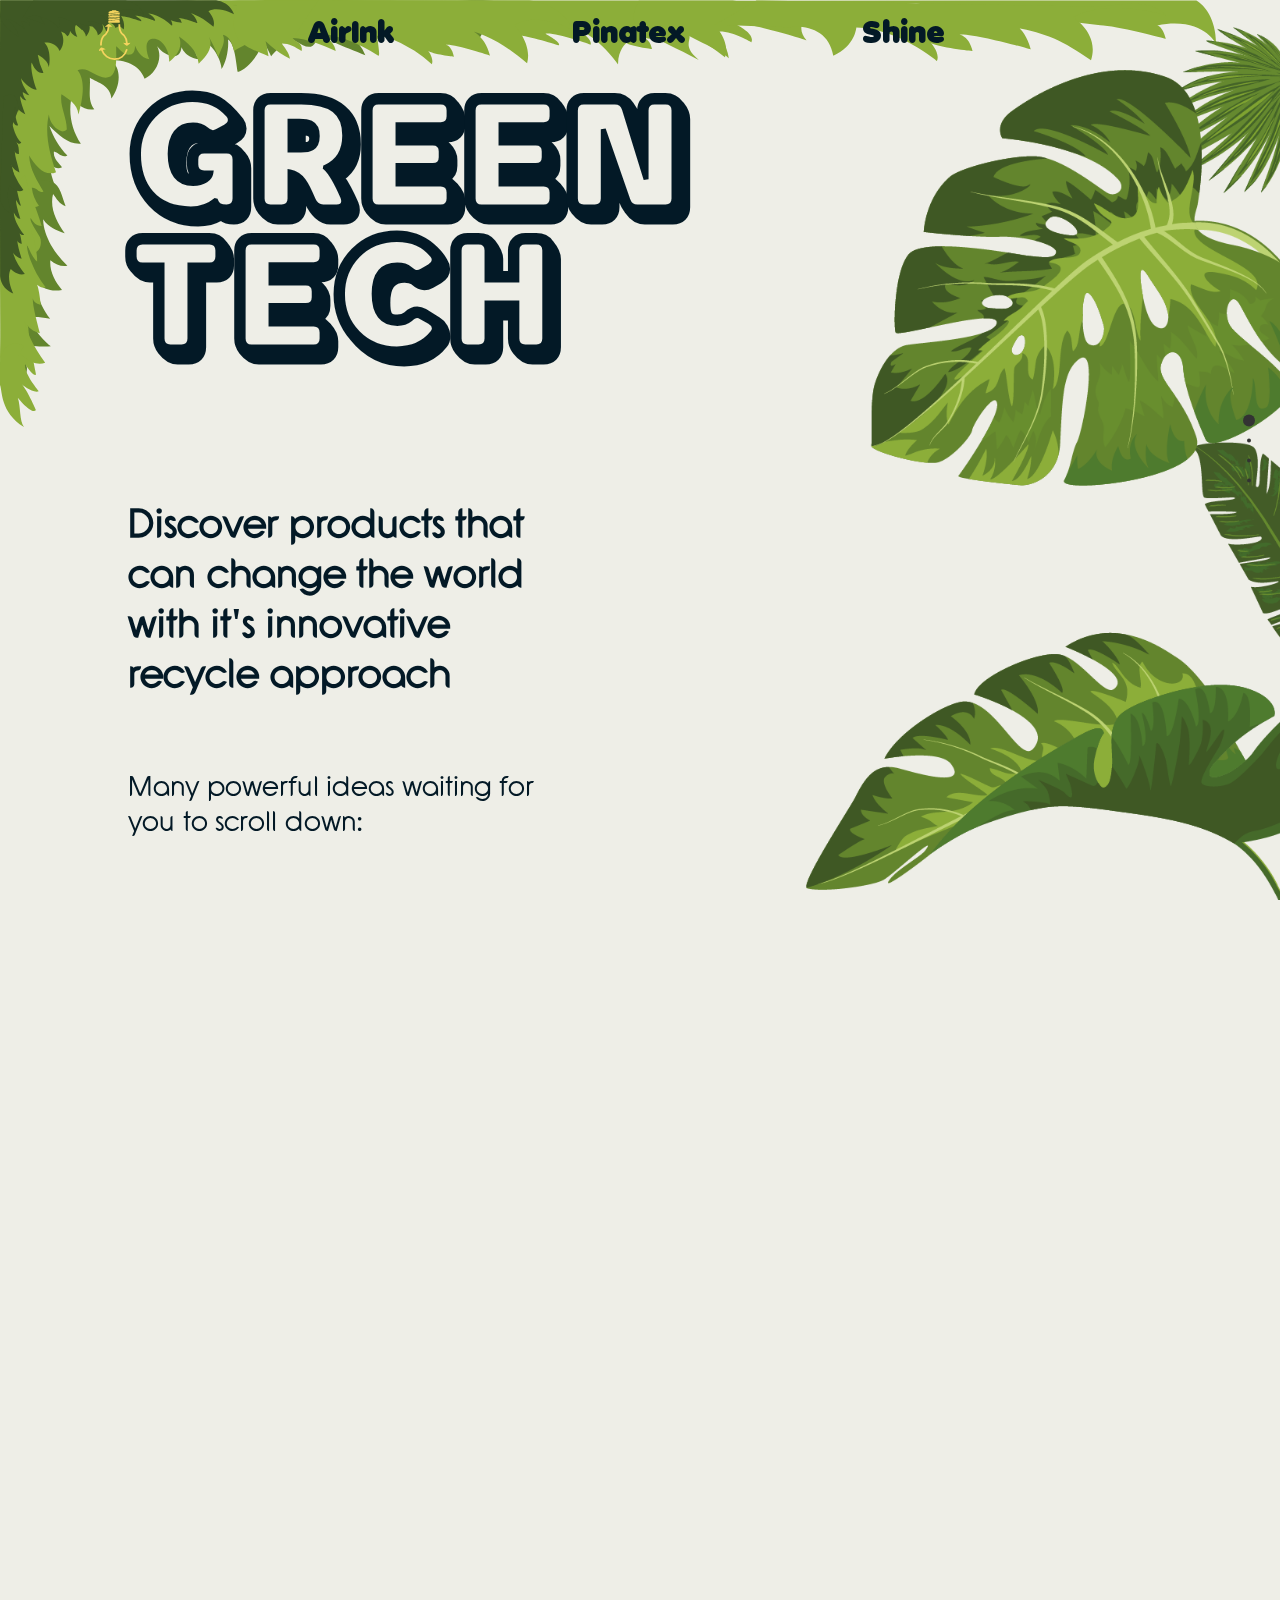
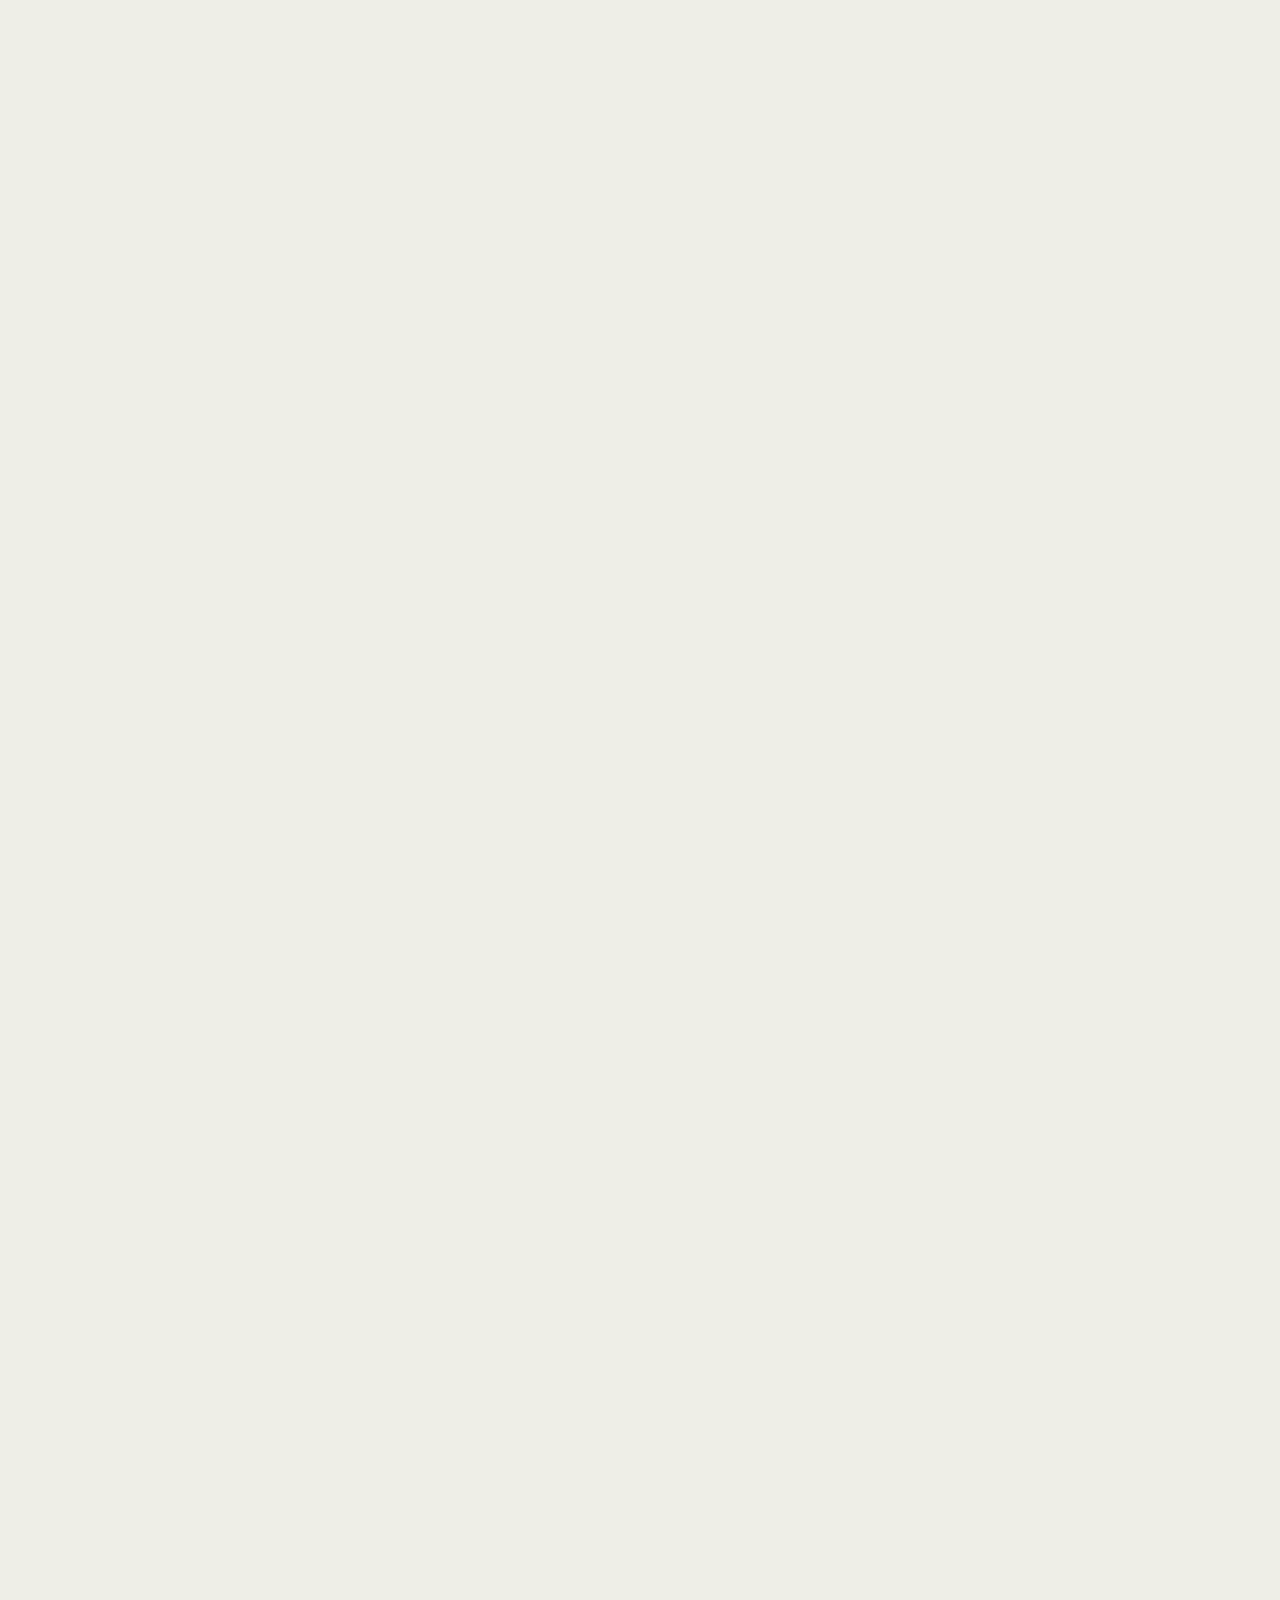
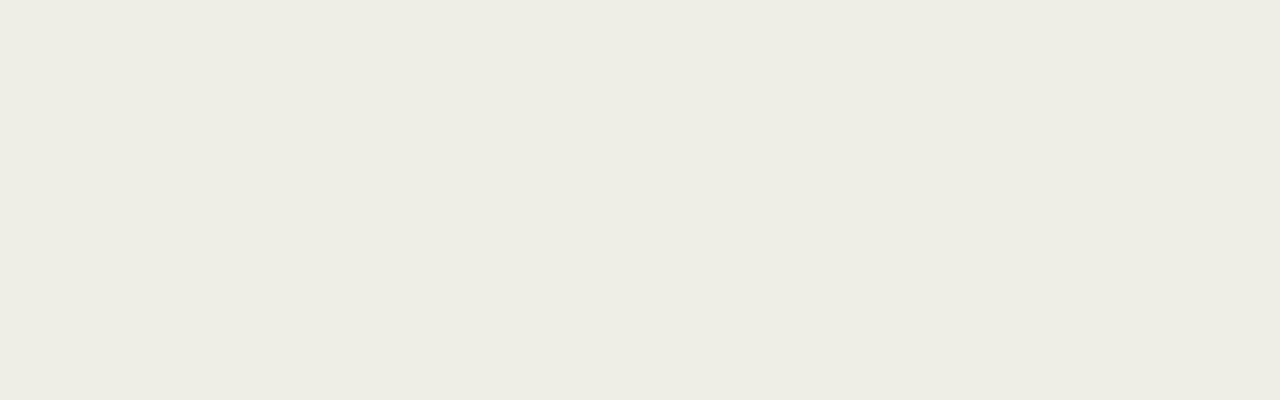
<file: index.html>
<!DOCTYPE html>
<html lang="en">

<head>
    <meta charset="UTF-8">
    <meta http-equiv="X-UA-Compatible" content="IE=edge">
    <meta name="viewport" content="width=device-width, initial-scale=1.0">
    <title>GreenTech</title>
    <link rel="stylesheet" href="styles/fullpage.min.css">
    <link rel="stylesheet" href="styles/style.css">

</head>

<body>
    <header>
        <div id="desktop_nav" class="nav_bg">
            <img src="Images/graphics/nav_bg2.svg" alt="Leaves graphic">
        </div>
        <div id="narrow_nav" class="nav_bg">
            <img src="Images/graphics/narrow_nav.svg" alt="Leaves graphic">
        </div>
        <div id="leafs">
            <img src="Images/graphics/leafs_1.png" alt="Leaves graphic">
        </div>
        <nav>
            <ul>
                <li><a href="#"><img id="logo" src="Images/logo_yellow.svg" alt="Website logo"></a></li>
                <li class="nav-link"><a href="airink.html">AirInk</a></li>
                <li class="nav-link"><a href="pinatex.html">Pinatex</a></li>
                <li class="nav-link"><a href="shine.html">Shine</a></li>
            </ul>
        </nav>
    </header>
    <main id="fullpage">
        <article class="section active">
            <section id="first_grid" class="grid">
                <h1>GREEN TECH</h1>
                <h3>Discover products that can change the world with it's innovative recycle approach</h3>
                <div id="change_img">
                </div>
                <p id="p_header">Many powerful ideas waiting for you to scroll down:</p>
            </section>
        </article>
        <article class="section">
            <section class="grid">
                <h2>AirInk</h2>
                <div class="headline">
                    <h3>Turning carbon emission into print</h3>
                </div>
                <div class="grid_img">
                    <img id="airink" class="pen_img margin_img" src="Images/Products/air_ink.png" alt="Air Ink">
                </div>
                <div class="product_text">
                    <p>AIR-INK is a proprietary brand of ink and composites products made by condensing
                        carbon-based gaseous
                        effluents generated by air pollution due to incomplete combustion of fossil fuels.
                    </p>
                    <form action="airink.html" method="get">
                        <button>See more</button>
                    </form>
                </div>
            </section>
        </article>
        <article class="section">
            <section class="grid">
                <h2>Pinatex</h2>
                <div class="headline">
                    <h3>Leather from pineapple leaves</h3>
                    <!-- <img src="Images/graphics/headline_img.png" alt=""> -->
                </div>
                <div class="grid_img">
                    <img id="pineapple" class="big_img margin_img" src="Images/Products/pineapple.png"
                        alt="Pineapple ale leather picture">
                </div>
                <div class="product_text">
                    <p>AIR-INK is a proprietary brand of ink and composites products made by condensing
                        carbon-based gaseous
                        effluents generated by air pollution due to incomplete combustion of fossil fuels.
                    </p>
                    <form action="pinatex.html" method="get">
                        <button>See more</button>
                    </form>
                </div>
            </section>
        </article>
        <article class="section">
            <section class="grid">
                <h2>Shine</h2>
                <div class="headline">
                    <h3>Self charging powerbank</h3>
                </div>
                <div class="grid_img">
                    <img id="shine" class="big_img" src="Images/Products/powerbank.png" alt="Air Ink">
                </div>
                <div class="product_text">
                    <p>AIR-INK is a proprietary brand of ink and composites products made by condensing
                        carbon-based gaseous
                        effluents generated by air pollution due to incomplete combustion of fossil fuels.
                    </p>
                    <form action="shine.html" method="get">
                        <button>See more</button>
                    </form>
                </div>
            </section>
        </article>
    </main>
    <script src="srcipts/fullpage.min.js"></script>
    <script src="srcipts/script.js"></script>
</body>


</html>
</file>
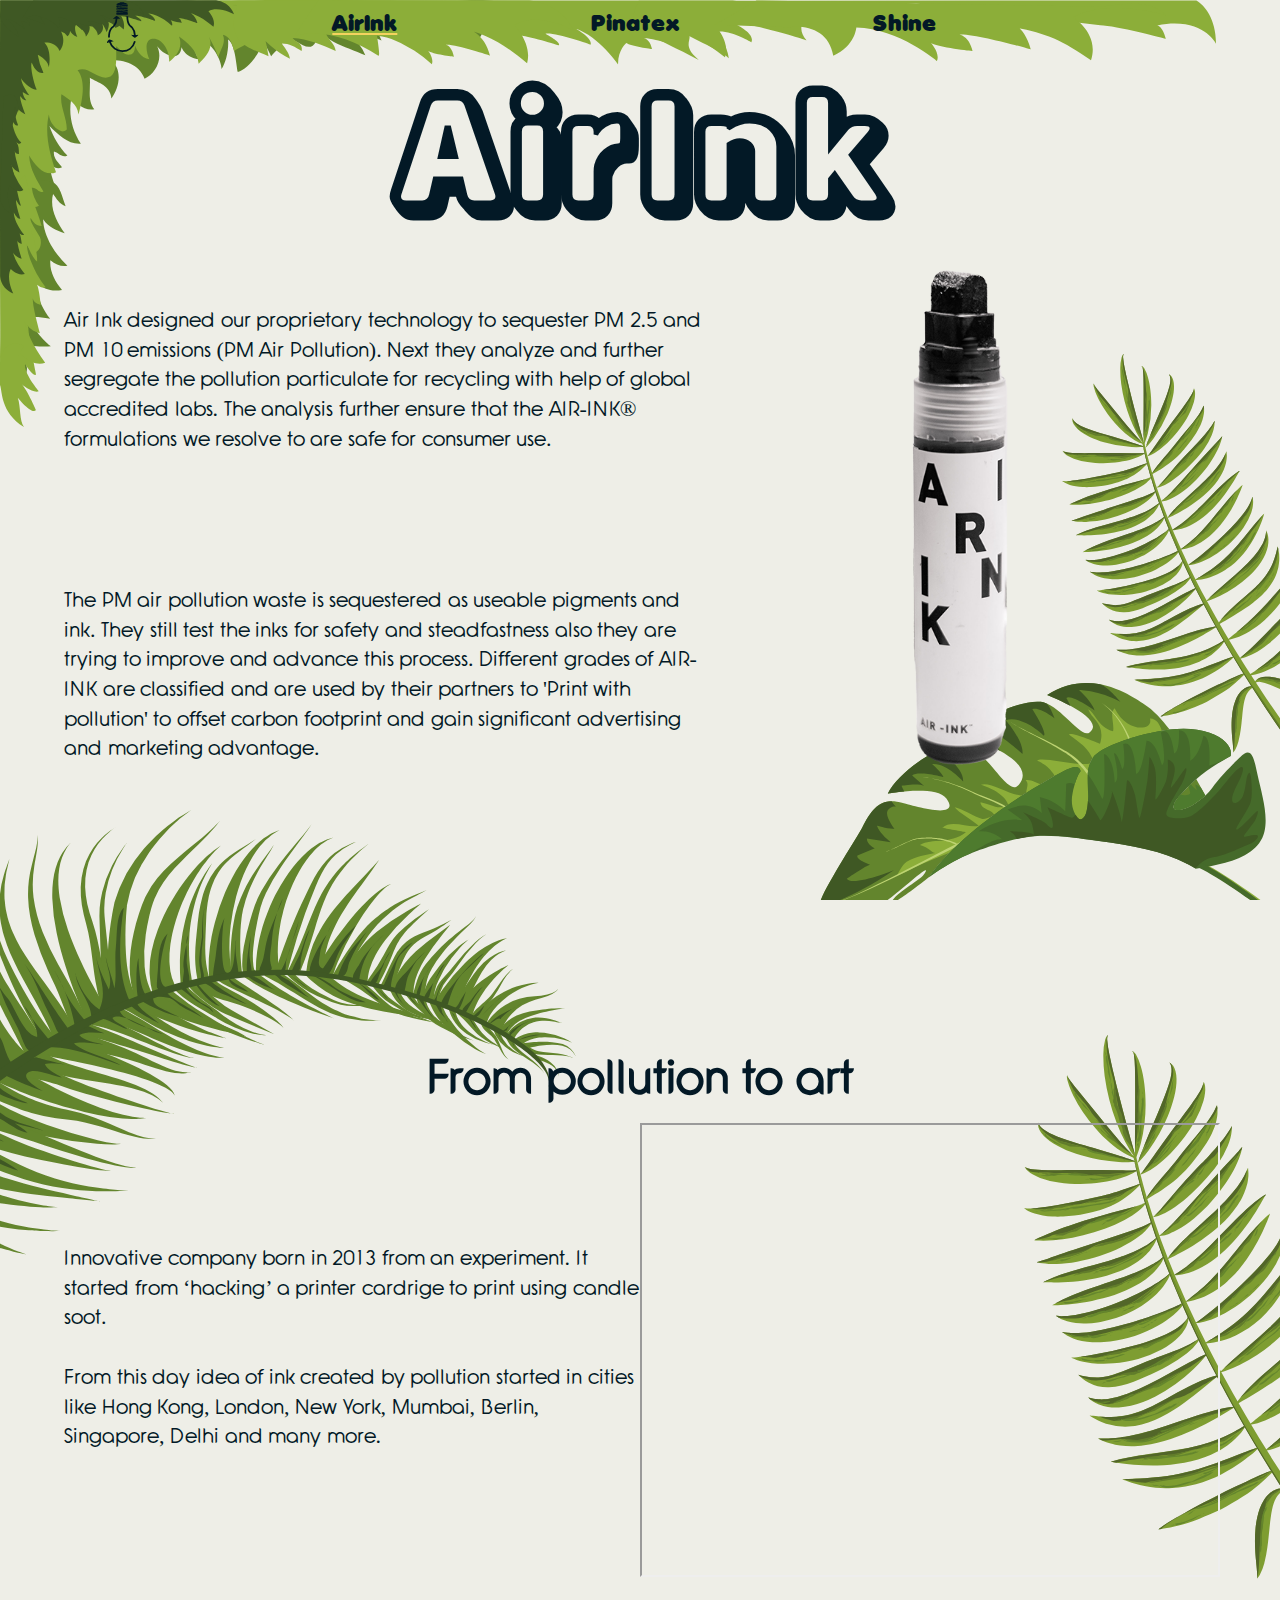
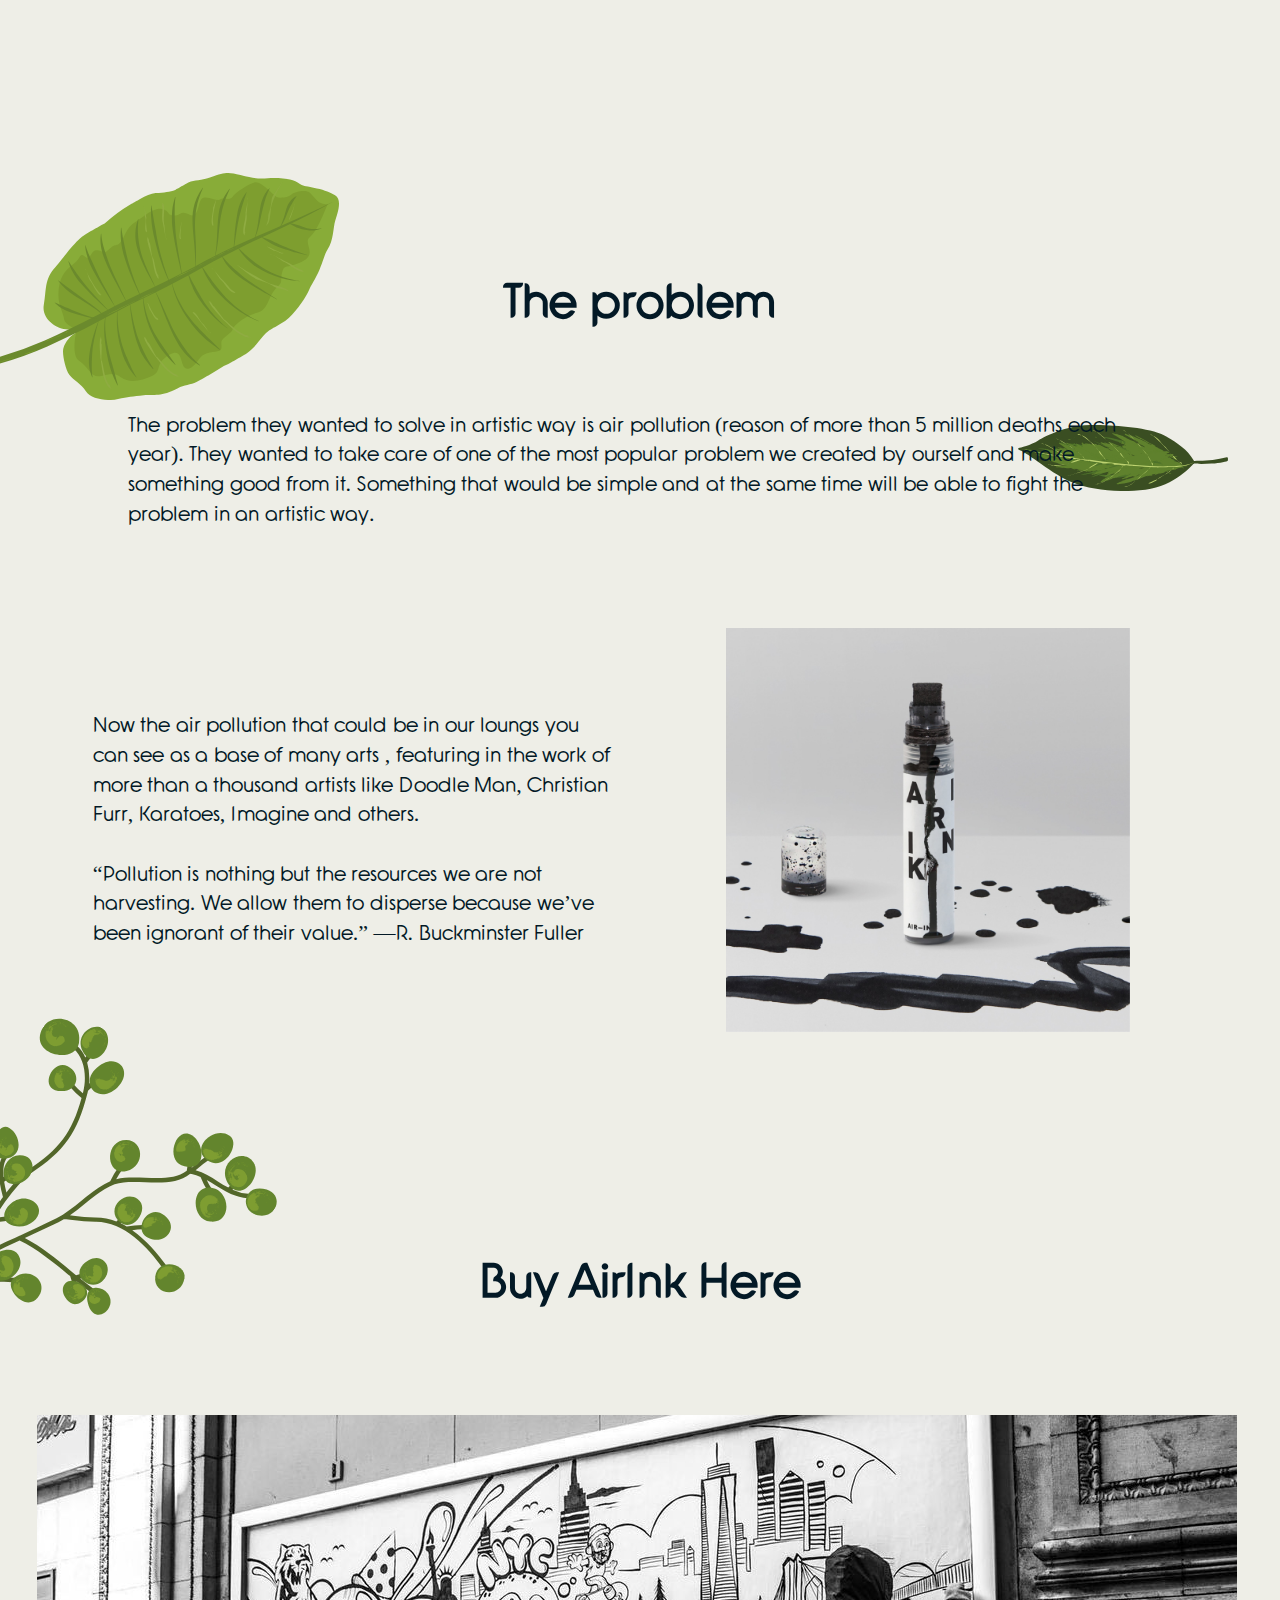
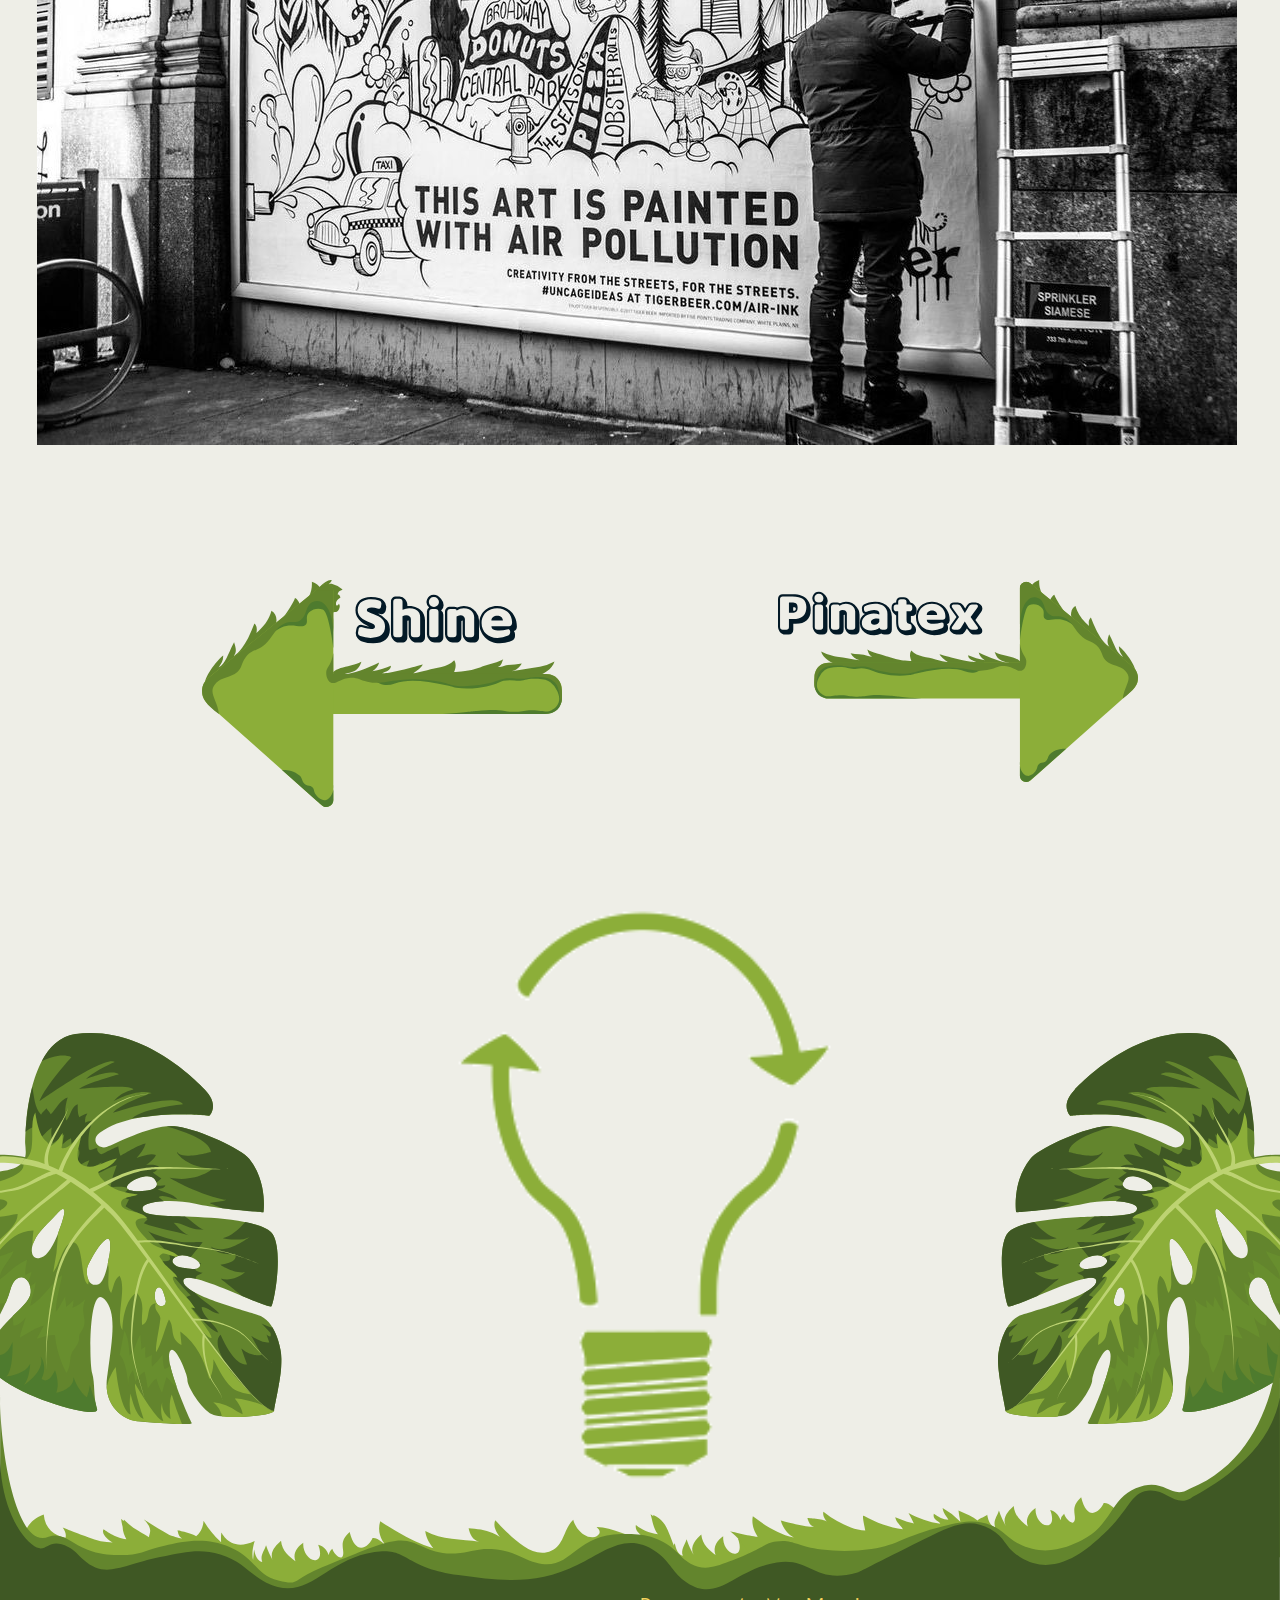
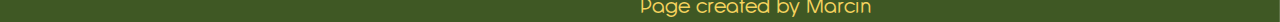
<file: airink.html>
<!DOCTYPE html>
<html lang="en">

<head>
    <meta charset="UTF-8">
    <meta http-equiv="X-UA-Compatible" content="IE=edge">
    <meta name="viewport" content="width=device-width, initial-scale=1.0">
    <title>GreenTech</title>
    <link rel="stylesheet" href="styles/style.css">
    <link rel="stylesheet" href="styles/style_internal.css">
</head>

<body>
    <header>
        <div id="desktop_nav" class="nav_bg">
            <img src="Images/graphics/nav_bg2.svg" alt="Leaves graphic">
        </div>
        <div id="narrow_nav" class="nav_bg">
            <img src="Images/graphics/narrow_nav.svg" alt="Leaves graphic">
        </div>
        <nav>
            <ul>
                <li><a href="index.html"><img id="logo" src="Images/logo_black.svg" alt="Website logo"></a></li>
                <li class="nav-link"><a style="text-decoration: underline; text-decoration-color: #F4D35E;"
                        href="airink.html">AirInk</a></li>
                <li class="nav-link"><a href="pinatex.html">Pinatex</a></li>
                <li class="nav-link"><a href="shine.html">Shine</a></li>
            </ul>
        </nav>
        <section id="grid_header">
            <h1>AirInk</h1>
            <p id="long_text">Air Ink designed our proprietary technology to sequester PM 2.5 and PM 10 emissions (PM
                Air Pollution).
                Next they analyze and further segregate the pollution particulate for recycling with help of global
                accredited labs. The analysis further ensure that the AIR-INK® formulations we resolve to are safe for
                consumer use.
            </p>
            <p id="tablet_text">The PM air pollution waste is sequestered as useable pigments and ink. They still test
                the inks for
                safety and steadfastness also they are trying to improve and advance this process. Different grades
                of
                AIR-INK are classified and are used by their partners to 'Print with pollution' to offset carbon
                footprint and gain significant advertising and marketing advantage.
            </p>
            <div id="leaves_header">
                <img id="pen_img" src="Images/Products/air_ink.png" alt="Air Ink">
                <img id="leaf_1" class="leaves_img" src="Images/graphics/leaf_1.svg" alt="Leaf graphic">
                <img id="plate_leaf" src="Images/graphics/plate_leaf.svg" alt="Leaf graphic">
                <img id="leaf_2" class="leaves_img" src="Images/graphics/leaf_2.svg" alt="Leaf graphic">
            </div>
        </section>
    </header>
    <main>
        <section id="section_1" class="grid_int">
            <img id="leaf_3" class="leaves_img" src="Images/graphics/leaf_3.svg" alt="Leaf graphic">
            <div id="leaf_3_1_div"><img id="leaf_3_1" class="leaves_img" src="Images/graphics/leaf_2.svg"
                    alt="Leaf graphic"></div>
            <p id="smartphone_text">The PM air pollution waste is sequestered as useable pigments and ink. They still
                test the inks for
                safety and steadfastness also they are trying to improve and advance this process. Different grades
                of
                AIR-INK are classified and are used by their partners to 'Print with pollution' to offset carbon
                footprint and gain significant advertising and marketing advantage.
            </p>
            <h3>From pollution to art</h3>
            <p id="left_text_1">
                Innovative company born in 2013 from an experiment. It started from ‘hacking’ a printer cardrige to
                print using candle soot.
                <br> <br>
                From this day idea of ink created by pollution started in cities like Hong Kong, London, New York,
                Mumbai, Berlin, Singapore, Delhi and many more.
            </p>
            <div class="video">
                <iframe src="https://www.youtube.com/embed/7SWUSt3t_2c" title="YouTube video player"
                    allow="accelerometer; autoplay; clipboard-write; encrypted-media; gyroscope; picture-in-picture"
                    allowfullscreen></iframe>
            </div>
        </section>
        <section id="section_2" class="grid_int">
            <img id="leaf_4" class="leaves_img" src="Images/graphics/leaf_4.svg" alt="Leaf graphic">
            <div id="leaf_5_div"><img id="leaf_5" class="leaves_img" src="Images/graphics/Leaf_5.svg"
                    alt="Leaf graphic"> </div>
            <h3>The problem</h3>
            <p id="section_2_text_normal">The problem they wanted to solve in artistic way is air pollution (reason of
                more than 5 million
                deaths each year). They wanted to take care of one of the most popular problem we created by ourself
                and make something good from it. Something that would be simple and at the same time will be able to
                fight the problem in an artistic way.
                <br><br>
                Now the air pollution that could be in our loungs you can see as a base of many arts , featuring in
                the work of more than a thousand artists like Doodle Man, Christian Furr, Karatoes, Imagine and
                others.
                <br><br>
                “Pollution is nothing but the resources we are not harvesting. We allow them to disperse because
                we’ve been ignorant of their value.” —R. Buckminster Fuller
            </p>
            <p id="section_2_tablet_1">The problem they wanted to solve in artistic way is air pollution (reason of more
                than 5 million
                deaths each year). They wanted to take care of one of the most popular problem we created by ourself
                and make something good from it. Something that would be simple and at the same time will be able to
                fight the problem in an artistic way.
            </p>
            <p id="section_2_tablet_2">
                Now the air pollution that could be in our loungs you can see as a base of many arts , featuring in
                the work of more than a thousand artists like Doodle Man, Christian Furr, Karatoes, Imagine and
                others.
                <br><br>
                “Pollution is nothing but the resources we are not harvesting. We allow them to disperse because
                we’ve been ignorant of their value.” —R. Buckminster Fuller
            </p>
            <img id="air_dirty" src="Images/Products/air_ink_dirty.jpg" alt="Photo of AirInk pen">
        </section>
        <section id="section_3" class="grid_int">
            <img id="leaf_6" class="leaves_img" src="Images/graphics/Leaf_6.svg" alt="Leaf graphic">
            <a target="_blank" id="h3_a" href="https://air-ink.com/">
                <h3>Buy AirInk Here</h3>
            </a>
            <div id="bg_img_airink" class="bg_img">
            </div>
        </section>
        <section id="link_section">
            <a id="left_arrow_a" href="shine.html"><img id="left_arrow" class="arrow" src="Images/arrow/l_shine.svg"
                    alt="Arrow graphic as a link to page about pinatex"></a>
            <a id="right_arrow_a" href="pinatex.html"><img id="right_arrow" class="arrow"
                    src="Images/arrow/r_pinatex.svg" alt="Arrow graphic as a link to page about shine"></a>
        </section>

    </main>
    <footer>
        <img id="leaf_end_1" class="leaf_end" src="Images/graphics/leaf_8.svg" alt="Leaf graphic">
        <img id="leaf_end_2" class="leaf_end" src="Images/graphics/leaf_8.svg" alt="Leaf graphic">
        <a href="index.html"><img id="logo_gif" src="Images/Logo_anim.gif" alt="Animated logo"></a>
        <img id="footer_grass" src="Images/graphics/footer_img.svg" alt="Footer grass graphic">
        <p>Page created by Marcin</p>
    </footer>
</body>

</html>
</file>
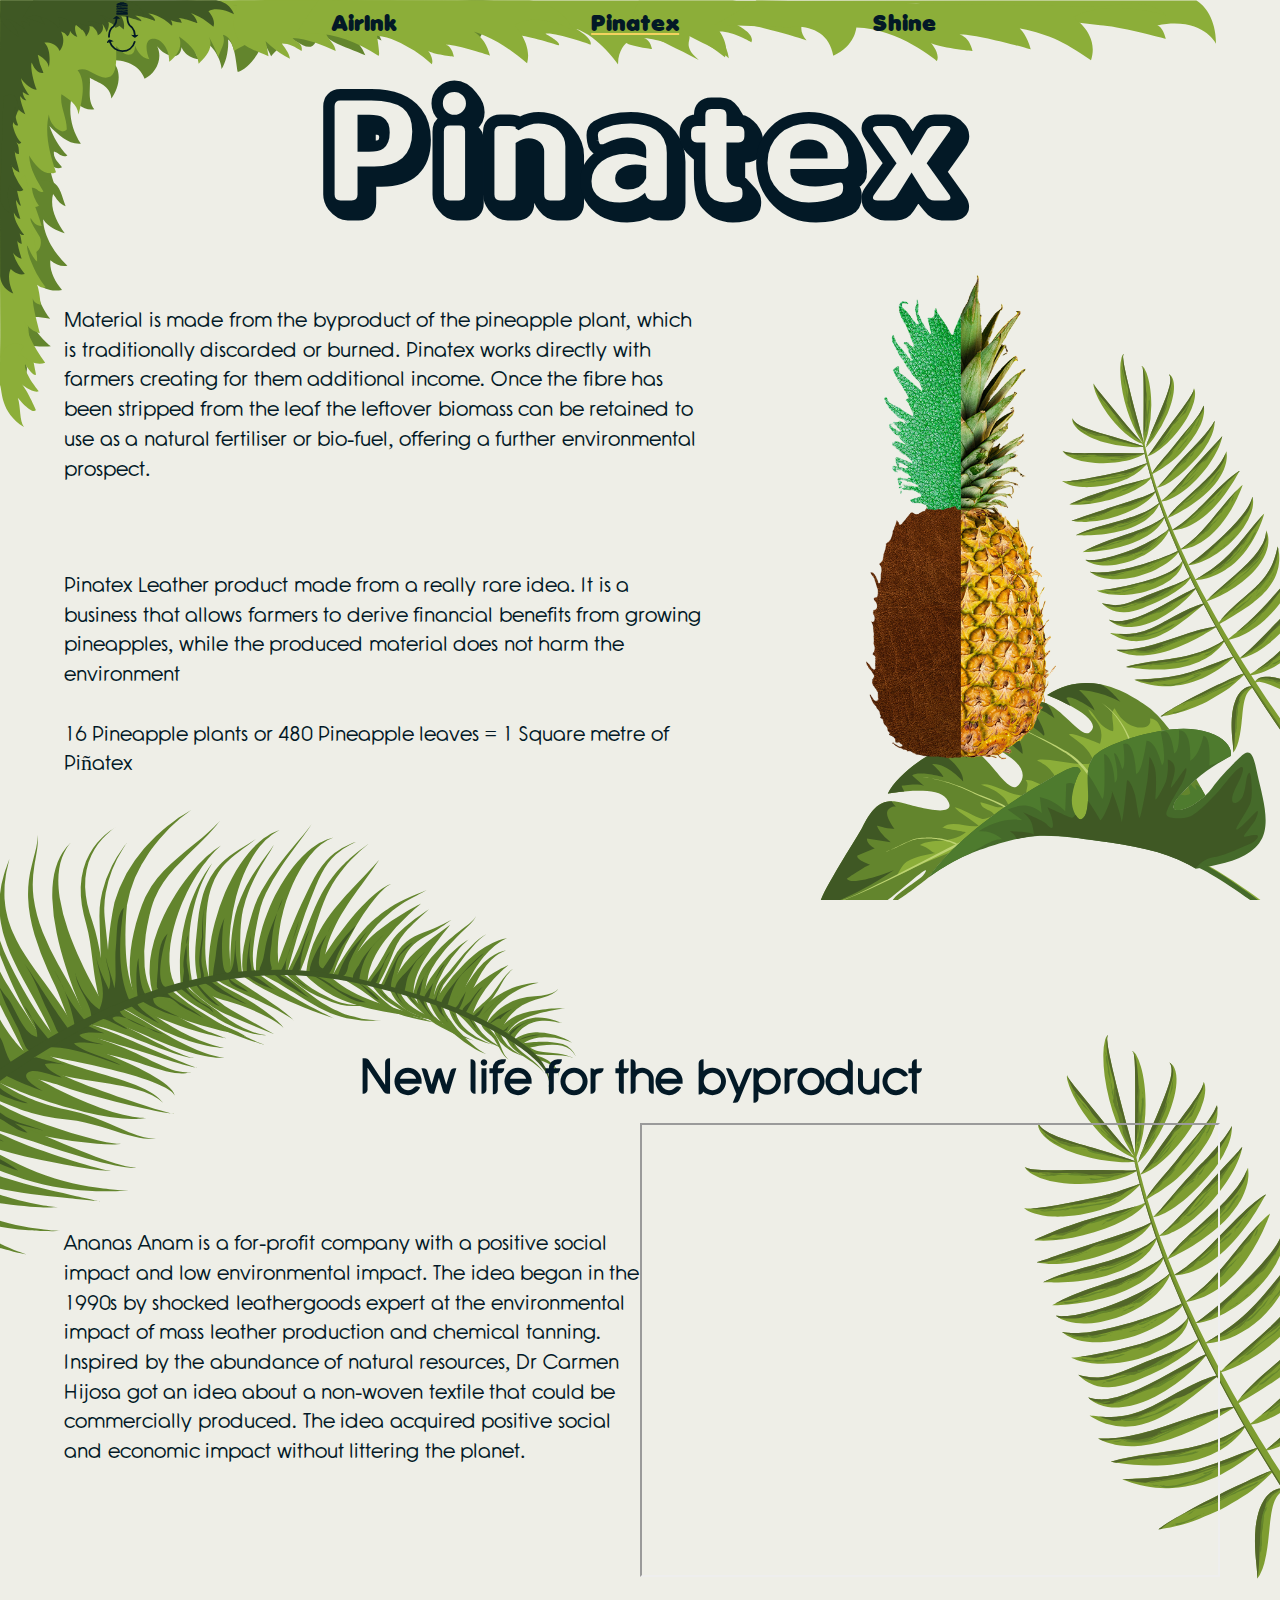
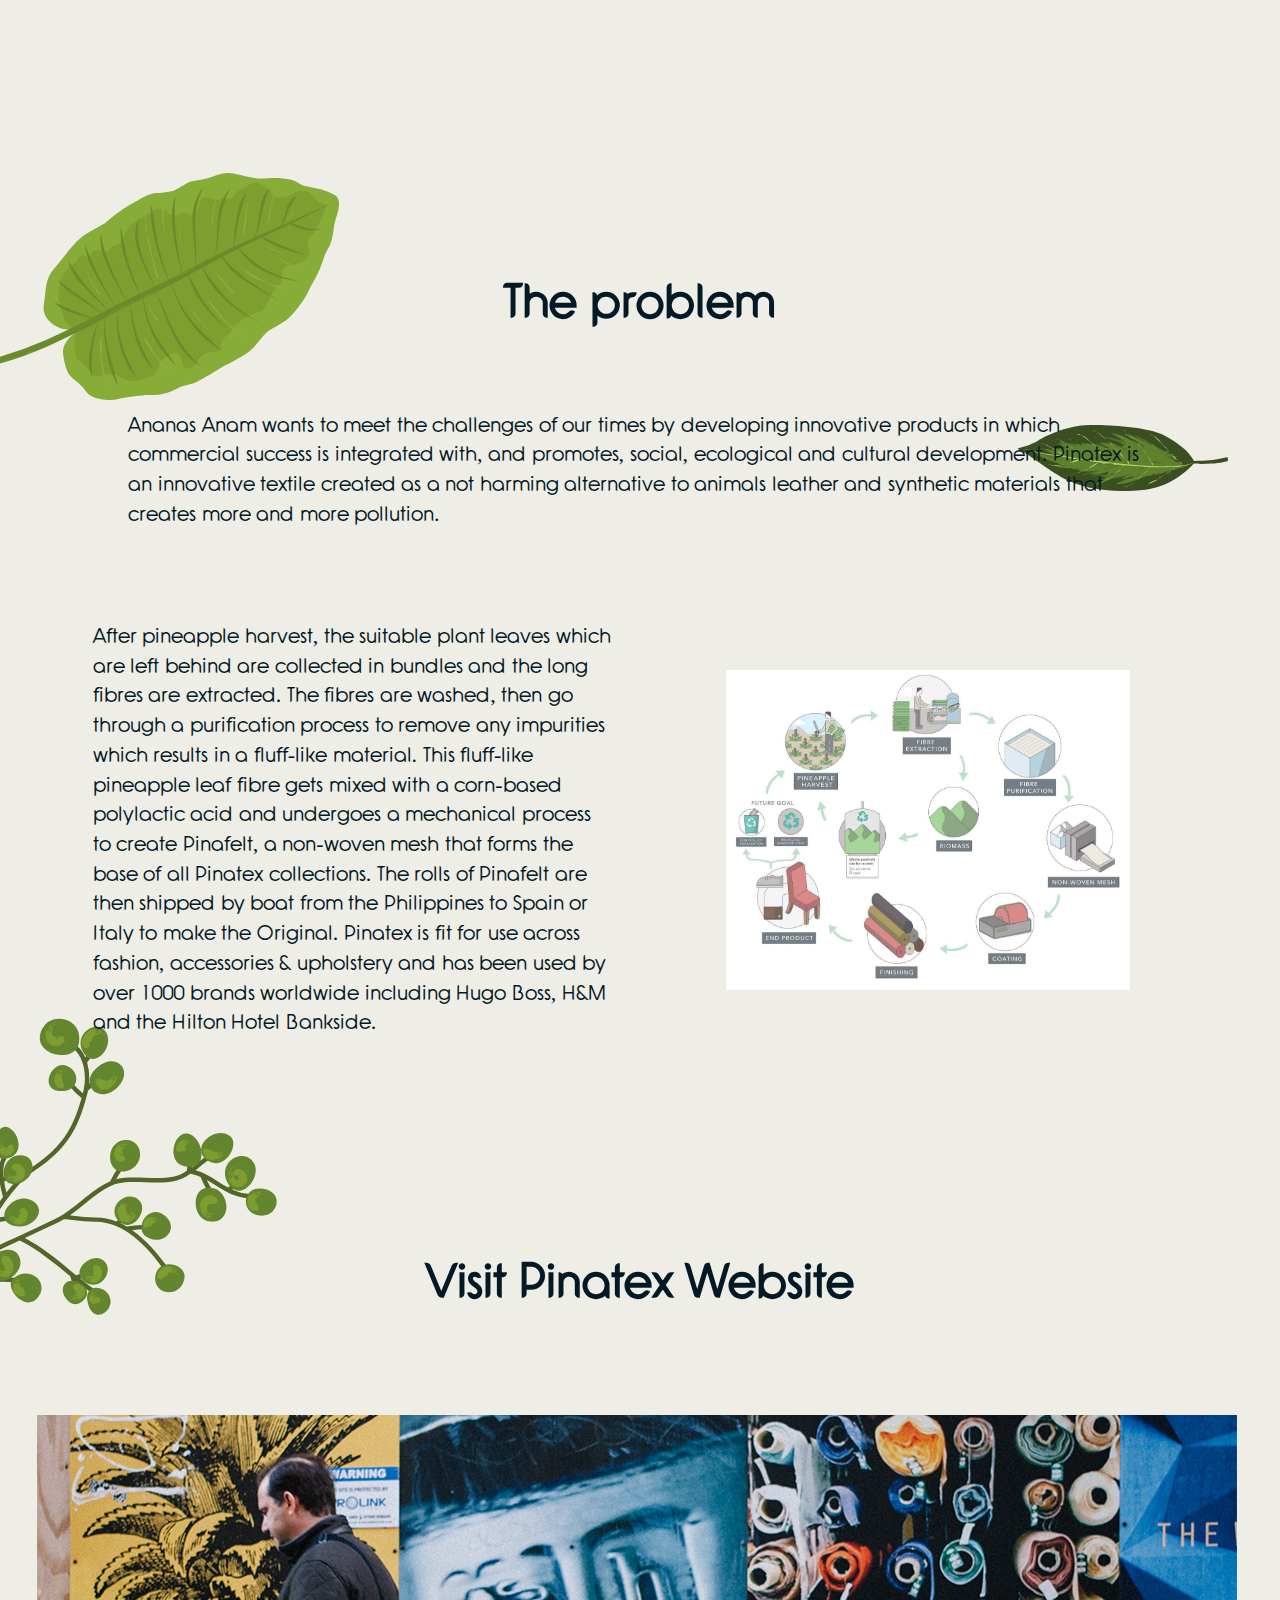
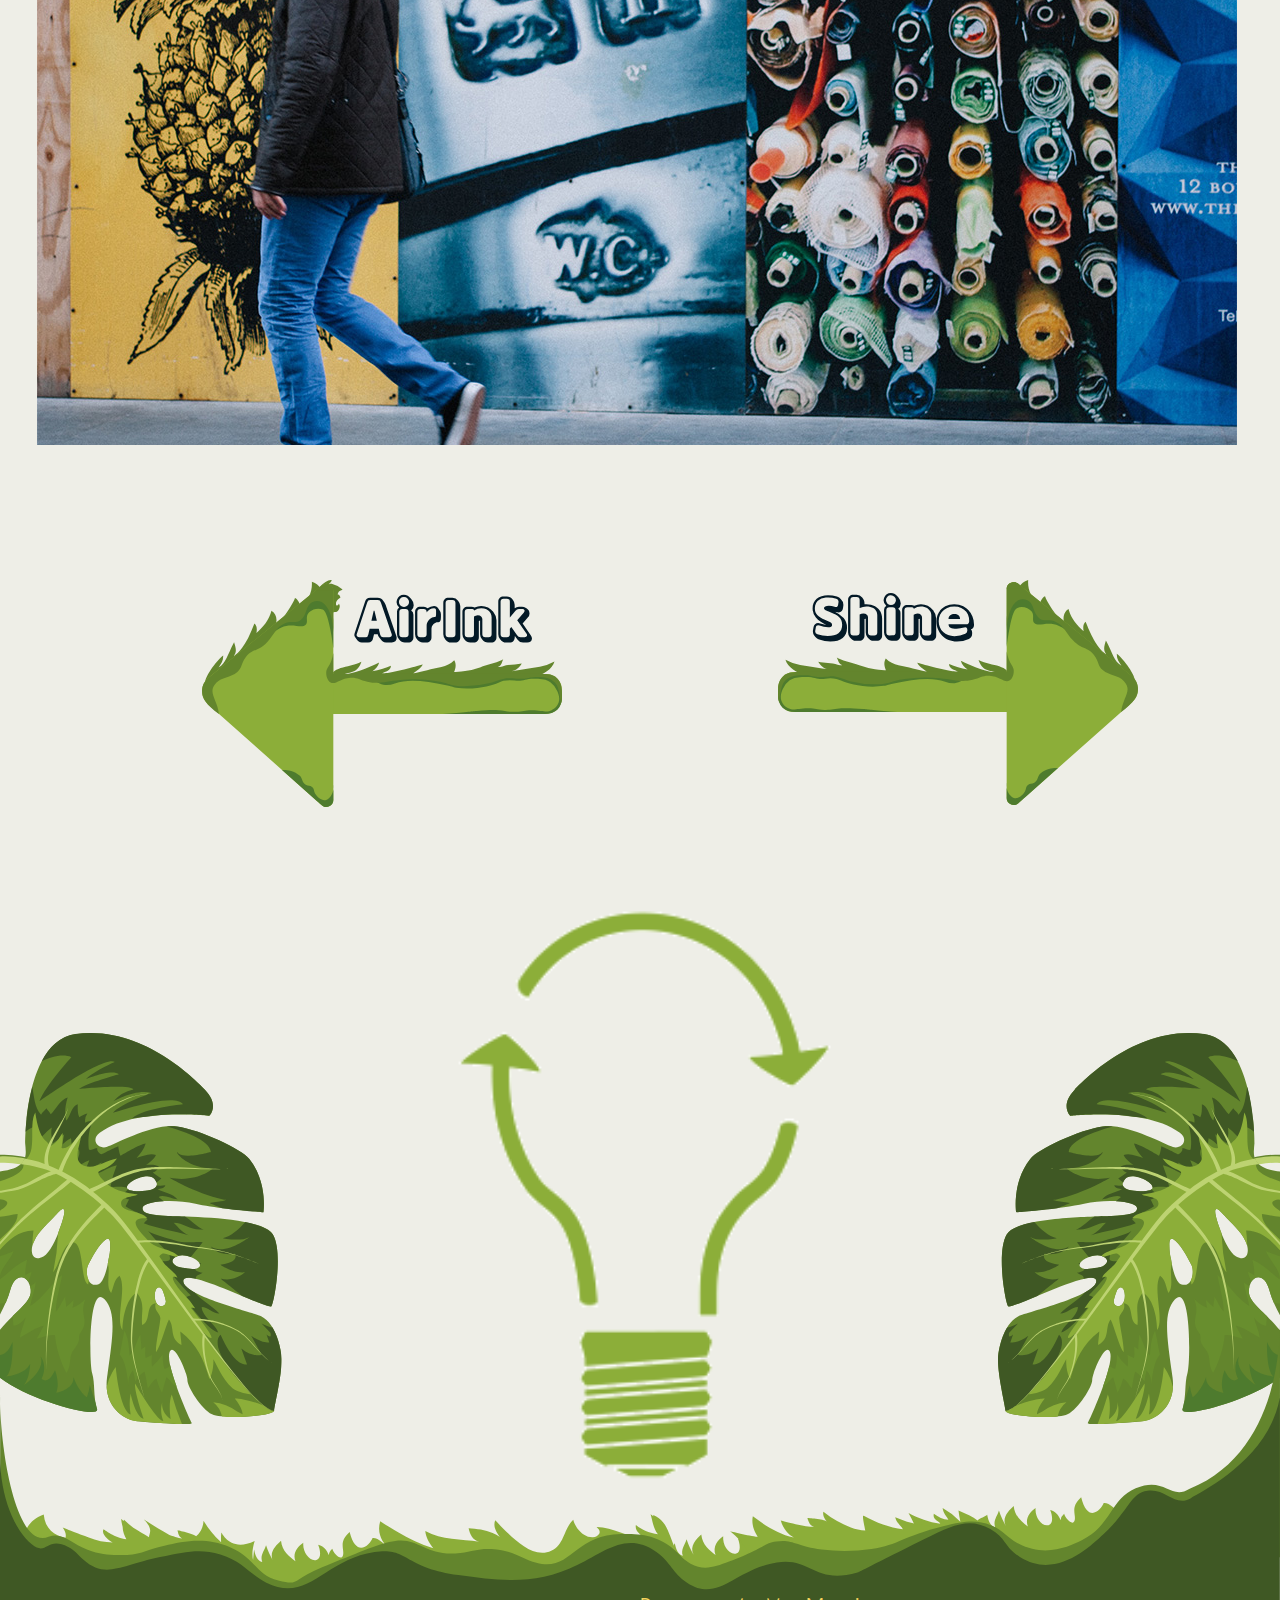
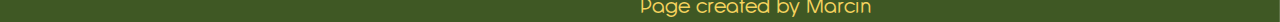
<file: pinatex.html>
<!DOCTYPE html>
<html lang="en">

<head>
    <meta charset="UTF-8">
    <meta http-equiv="X-UA-Compatible" content="IE=edge">
    <meta name="viewport" content="width=device-width, initial-scale=1.0">
    <title>GreenTech</title>
    <link rel="stylesheet" href="styles/style.css">
    <link rel="stylesheet" href="styles/style_internal.css">
</head>

<body>
    <header>
        <div id="desktop_nav" class="nav_bg">
            <img src="Images/graphics/nav_bg2.svg" alt="Leaves graphic">
        </div>
        <div id="narrow_nav" class="nav_bg">
            <img src="Images/graphics/narrow_nav.svg" alt="Leaves graphic">
        </div>
        <nav>
            <ul>
                <li><a href="index.html"><img id="logo" src="Images/logo_black.svg" alt="Website logo"></a></li>
                <li class="nav-link"><a href="airink.html">AirInk</a></li>
                <li class="nav-link"><a style="text-decoration: underline; text-decoration-color: #F4D35E;"
                        href="pinatex.html">Pinatex</a></li>
                <li class="nav-link"><a href="shine.html">Shine</a></li>
            </ul>
        </nav>
        <section id="grid_header">
            <h1>Pinatex</h1>
            <p id="long_text">Material is made from the byproduct of the pineapple plant, which is traditionally
                discarded or burned. Pinatex works directly with farmers creating for them additional income. Once the
                fibre has been stripped from the leaf the leftover biomass can be retained to use as a natural
                fertiliser or bio-fuel, offering a further environmental prospect.
            </p>
            <p id="tablet_text">Pinatex Leather product made from a really rare idea. It is a business that allows
                farmers to derive financial benefits from growing pineapples, while the produced material does not harm
                the environment
                <br> <br>
                16 Pineapple plants or 480 Pineapple leaves = 1 Square metre of Piñatex
            </p>
            <div id="leaves_header">
                <img id="pen_img" src="Images/Products/pineapple.png" alt="Pinatex">
                <img id="leaf_1" class="leaves_img" src="Images/graphics/leaf_1.svg" alt="Leaf graphic">
                <img id="plate_leaf" src="Images/graphics/plate_leaf.svg" alt="Leaf graphic">
                <img id="leaf_2" class="leaves_img" src="Images/graphics/leaf_2.svg" alt="Leaf graphic">
            </div>
        </section>
    </header>
    <main>
        <section id="section_1" class="grid_int">
            <img id="leaf_3" class="leaves_img" src="Images/graphics/leaf_3.svg" alt="Leaf graphic">
            <div id="leaf_3_1_div"><img id="leaf_3_1" class="leaves_img" src="Images/graphics/leaf_2.svg"
                    alt="Leaf graphic"></div>
            <p id="smartphone_text">Pinatex Leather product made from a really rare idea. It is a business that allows
                farmers to derive financial benefits from growing pineapples, while the produced material does not harm
                the environment
                <br><br>
                16 Pineapple plants or 480 Pineapple leaves = 1 Square metre of Piñatex
            </p>
            <h3>New life for the byproduct</h3>
            <p id="left_text_1">
                Ananas Anam is a for-profit company with a positive social impact and low environmental impact. The idea
                began in the 1990s by shocked leathergoods expert at the environmental impact of mass leather production
                and chemical tanning. Inspired by the abundance of natural resources, Dr Carmen Hijosa got an idea about
                a non-woven textile that could be commercially produced. The idea acquired positive social and economic
                impact without littering the planet.
            </p>
            <div class="video">
                <iframe width="560" height="315" src="https://www.youtube.com/embed/gCNuFqH4VCc"
                    title="YouTube video player"
                    allow="accelerometer; autoplay; clipboard-write; encrypted-media; gyroscope; picture-in-picture"
                    allowfullscreen></iframe>
            </div>
        </section>
        <section id="section_2" class="grid_int">
            <img id="leaf_4" class="leaves_img" src="Images/graphics/leaf_4.svg" alt="Leaf graphic">
            <div id="leaf_5_div"><img id="leaf_5" class="leaves_img" src="Images/graphics/Leaf_5.svg"
                    alt="Leaf graphic"> </div>
            <h3>The problem</h3>
            <p id="section_2_text_normal">Ananas Anam wants to meet the challenges of our times by developing innovative
                products in which commercial success is integrated with, and promotes, social, ecological and cultural
                development. Pinatex is an innovative textile created as a not harming alternative to animals leather
                and synthetic materials that creates more and more pollution.
                <br><br>
                After pineapple harvest, the suitable plant leaves which are left behind are collected in bundles and
                the long fibres are extracted. The fibres are washed, then go through a purification process to remove
                any impurities which results in a fluff-like material. This fluff-like pineapple leaf fibre gets mixed
                with a corn-based polylactic acid and undergoes a mechanical process to create Pinafelt, a non-woven
                mesh that forms the base of all Pinatex collections. The rolls of Pinafelt are then shipped by boat from
                the Philippines to Spain or Italy to make the Original. Pinatex is fit for use across fashion,
                accessories & upholstery and has been used by over 1000 brands worldwide including Hugo Boss, H&M and
                the Hilton Hotel Bankside.

            </p>
            <p id="section_2_tablet_1">Ananas Anam wants to meet the challenges of our times by developing innovative
                products in which commercial success is integrated with, and promotes, social, ecological and cultural
                development. Pinatex is an innovative textile created as a not harming alternative to animals leather
                and synthetic materials that creates more and more pollution.
            </p>
            <p id="section_2_tablet_2">
                After pineapple harvest, the suitable plant leaves which are left behind are collected in bundles and
                the long fibres are extracted. The fibres are washed, then go through a purification process to remove
                any impurities which results in a fluff-like material. This fluff-like pineapple leaf fibre gets mixed
                with a corn-based polylactic acid and undergoes a mechanical process to create Pinafelt, a non-woven
                mesh that forms the base of all Pinatex collections. The rolls of Pinafelt are then shipped by boat from
                the Philippines to Spain or Italy to make the Original. Pinatex is fit for use across fashion,
                accessories & upholstery and has been used by over 1000 brands worldwide including Hugo Boss, H&M and
                the Hilton Hotel Bankside.
            </p>
            <img id="air_dirty" src="Images/Products/circular-chain.jpg" alt="Circular chain">
        </section>
        <section id="section_3" class="grid_int">
            <img id="leaf_6" class="leaves_img" src="Images/graphics/Leaf_6.svg" alt="Leaf graphic">
            <a target="_blank" id="h3_a" href="https://www.ananas-anam.com/">
                <h3>Visit Pinatex Website</h3>
            </a>
            <div id="bg_img_pinatex" class="bg_img">
            </div>
        </section>
        <section id="link_section">
            <a id="left_arrow_a" href="airink.html"><img id="left_arrow" class="arrow" src="Images/arrow/l_air.svg"
                    alt="Arrow graphic as a link to page about airink"></a>
            <a id="right_arrow_a" href="shine.html"><img id="right_arrow" class="arrow" src="Images/arrow/r_shine.svg"
                    alt="Arrow graphic as a link to page about shine"></a>
        </section>

    </main>
    <footer>
        <img id="leaf_end_1" class="leaf_end" src="Images/graphics/leaf_8.svg" alt="Leaf graphic">
        <img id="leaf_end_2" class="leaf_end" src="Images/graphics/leaf_8.svg" alt="Leaf graphic">
        <a href="index.html"><img id="logo_gif" src="Images/Logo_anim.gif" alt="Animated logo"></a>
        <img id="footer_grass" src="Images/graphics/footer_img.svg" alt="Footer grass graphic">
        <p>Page created by Marcin</p>
    </footer>
</body>

</html>
</file>
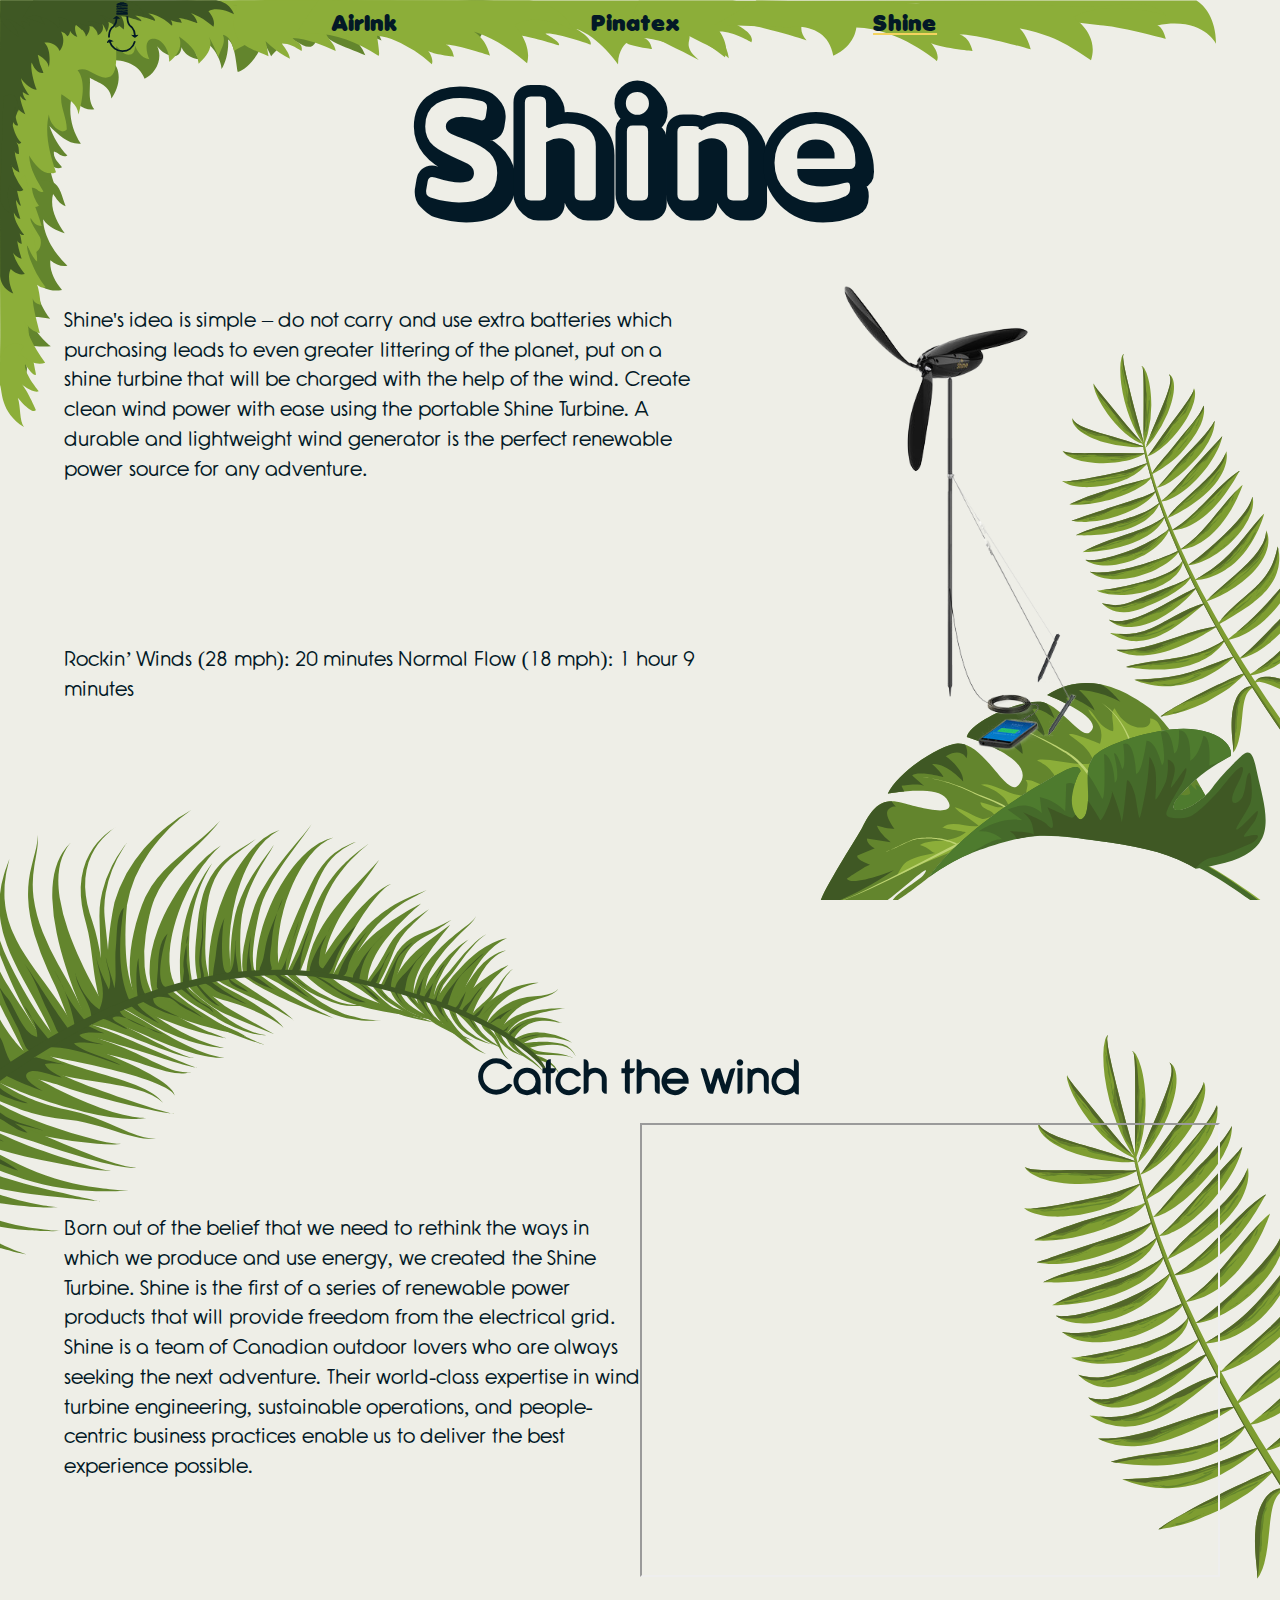
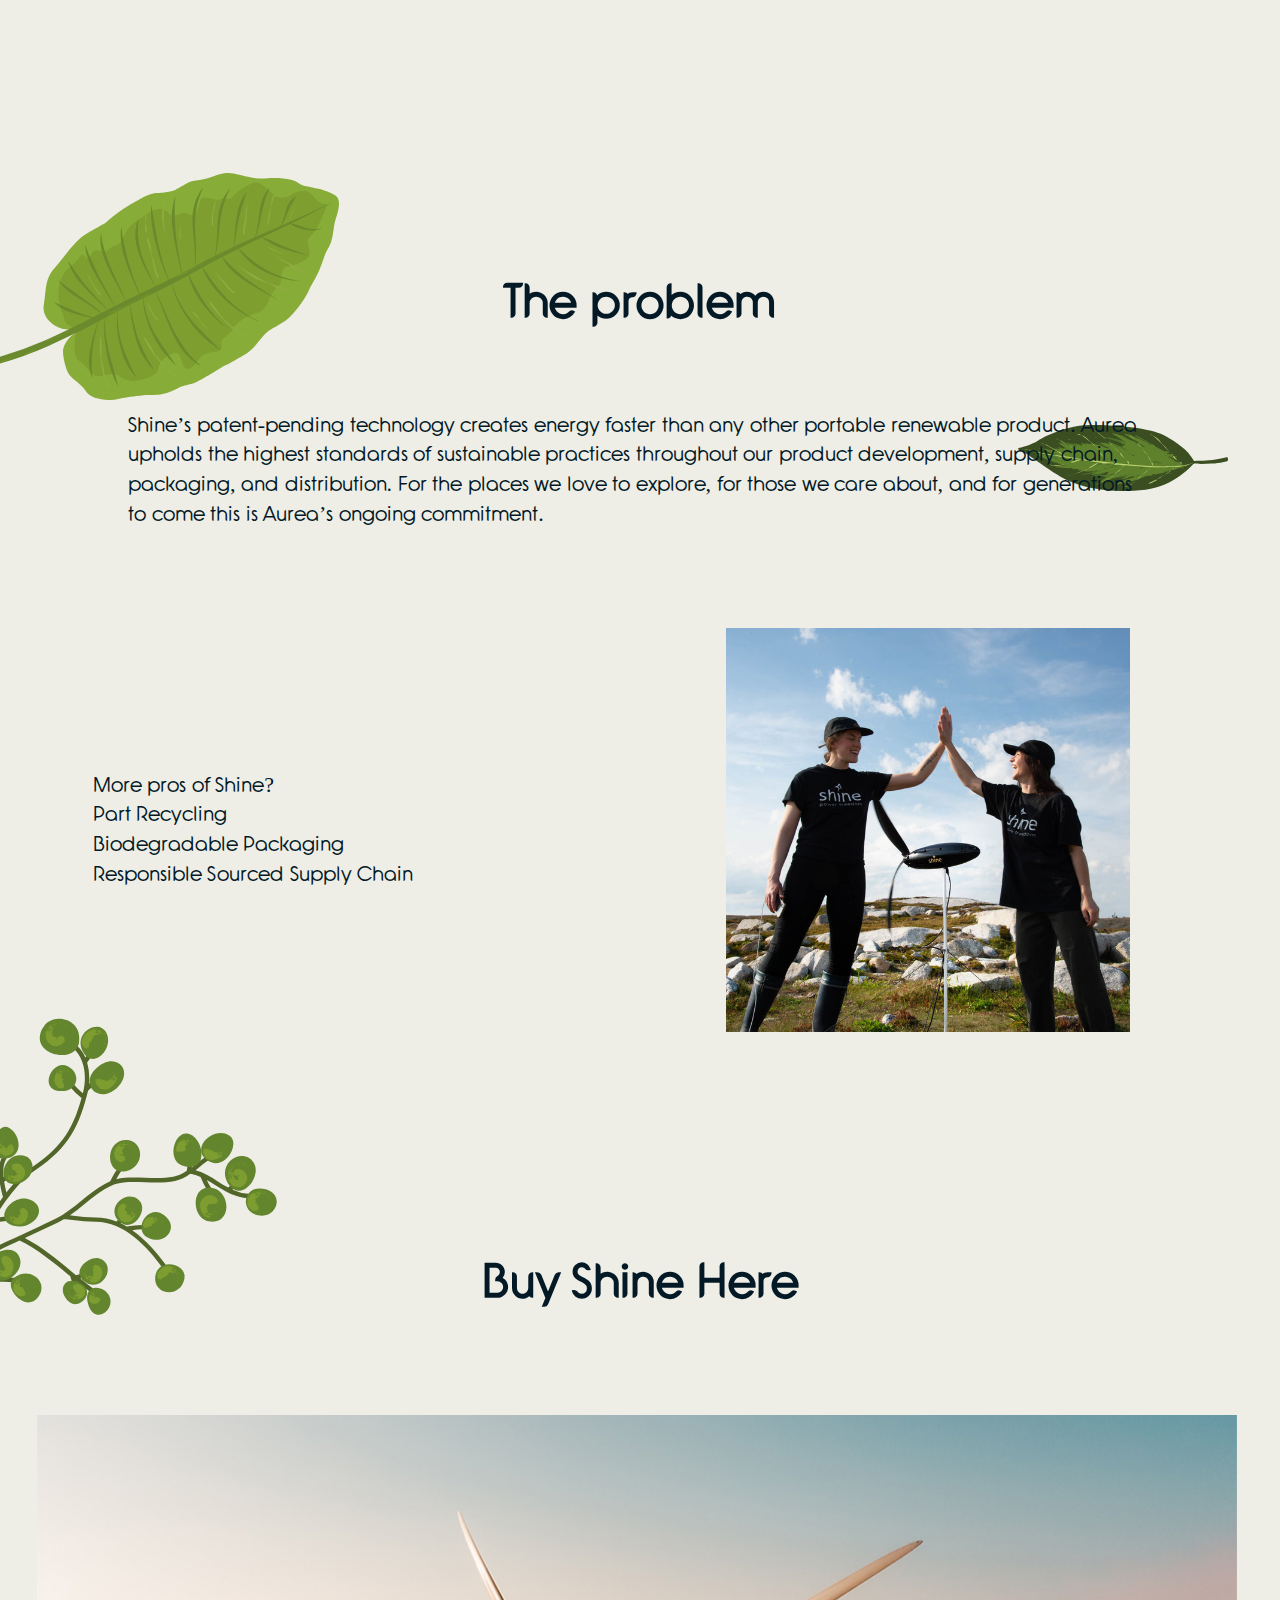
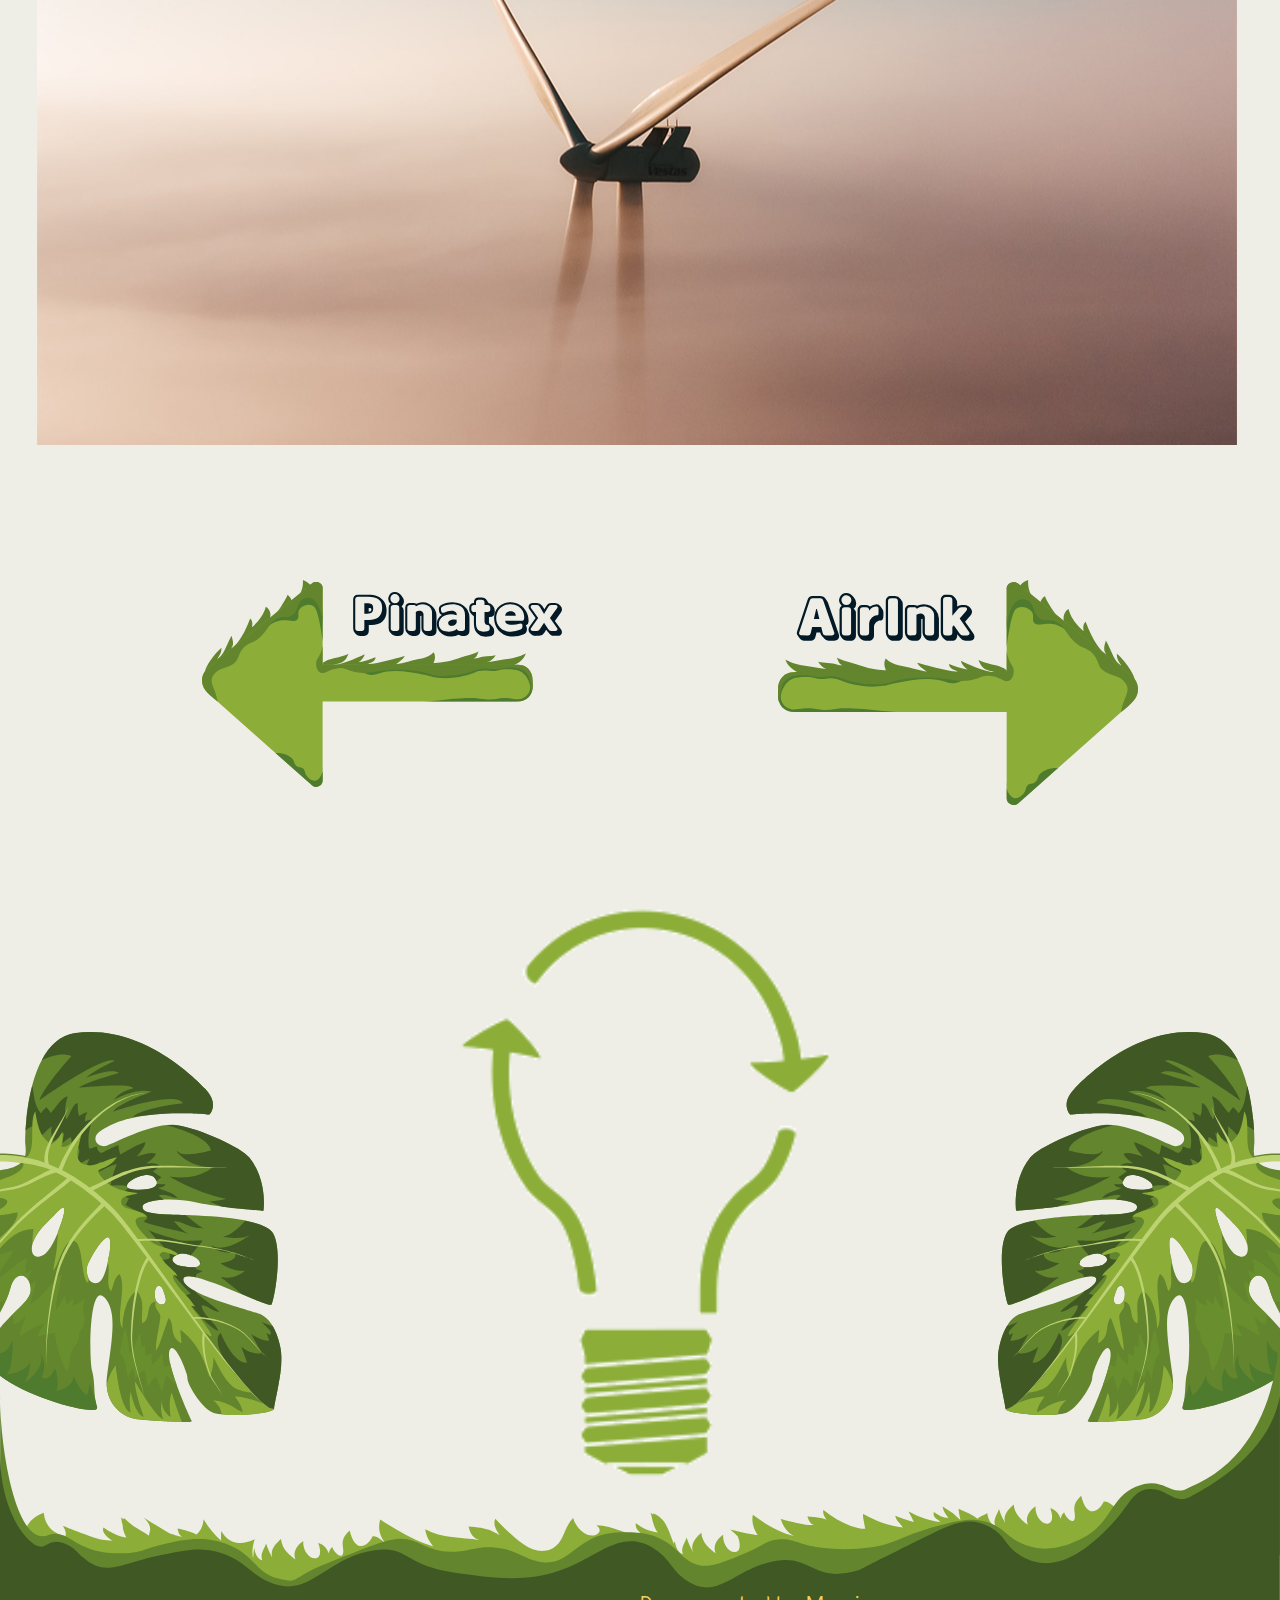
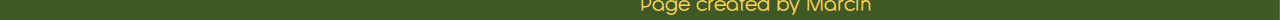
<file: shine.html>
<!DOCTYPE html>
<html lang="en">

<head>
    <meta charset="UTF-8">
    <meta http-equiv="X-UA-Compatible" content="IE=edge">
    <meta name="viewport" content="width=device-width, initial-scale=1.0">
    <title>GreenTech</title>
    <link rel="stylesheet" href="styles/style.css">
    <link rel="stylesheet" href="styles/style_internal.css">
</head>

<body>
    <header>
        <div id="desktop_nav" class="nav_bg">
            <img src="Images/graphics/nav_bg2.svg" alt="Leaves graphic">
        </div>
        <div id="narrow_nav" class="nav_bg">
            <img src="Images/graphics/narrow_nav.svg" alt="Leaves graphic">
        </div>
        <nav>
            <ul>
                <li><a href="index.html"><img id="logo" src="Images/logo_black.svg" alt="Website logo"></a></li>
                <li class="nav-link"><a href="airink.html">AirInk</a></li>
                <li class="nav-link"><a href="pinatex.html">Pinatex</a></li>
                <li class="nav-link"><a style="text-decoration: underline; text-decoration-color: #F4D35E;"
                        href="shine.html">Shine</a></li>
            </ul>
        </nav>
        <section id="grid_header">
            <h1>Shine</h1>
            <p id="long_text">Shine's idea is simple – do not carry and use extra batteries which purchasing leads to
                even greater littering of the planet, put on a shine turbine that will be charged with the help of the
                wind. Create clean wind power with ease using the portable Shine Turbine. A durable and lightweight wind
                generator is the perfect renewable power source for any adventure.




            </p>
            <p id="tablet_text">Rockin’ Winds (28 mph): 20 minutes Normal Flow (18 mph): 1 hour 9 minutes
            </p>
            <div id="leaves_header">
                <img id="pen_img" src="Images/Products/powerbank.png" alt="Shine turbine">
                <img id="leaf_1" class="leaves_img" src="Images/graphics/leaf_1.svg" alt="Leaf graphic">
                <img id="plate_leaf" src="Images/graphics/plate_leaf.svg" alt="Leaf graphic">
                <img id="leaf_2" class="leaves_img" src="Images/graphics/leaf_2.svg" alt="Leaf graphic">
            </div>
        </section>
    </header>
    <main>
        <section id="section_1" class="grid_int">
            <img id="leaf_3" class="leaves_img" src="Images/graphics/leaf_3.svg" alt="Leaf graphic">
            <div id="leaf_3_1_div"><img id="leaf_3_1" class="leaves_img" src="Images/graphics/leaf_2.svg"
                    alt="Leaf graphic"></div>
            <p id="smartphone_text">Rockin’ Winds (28 mph): 20 minutes Normal Flow (18 mph): 1 hour 9 minutes
            </p>
            <h3>Catch the wind</h3>
            <p id="left_text_1">
                Born out of the belief that we need to rethink the ways in which we produce and use energy, we created
                the Shine Turbine. Shine is the first of a series of renewable power products that will provide freedom
                from the electrical grid.

                Shine is a team of Canadian outdoor lovers who are always seeking the next adventure. Their world-class
                expertise in wind turbine engineering, sustainable operations, and people-centric business practices
                enable us to deliver the best experience possible.
            </p>
            <div class="video">
                <iframe width="560" height="315" src="https://www.youtube.com/embed/flrIWtBopxw"
                    title="YouTube video player"
                    allow="accelerometer; autoplay; clipboard-write; encrypted-media; gyroscope; picture-in-picture"
                    allowfullscreen></iframe>
            </div>
        </section>
        <section id="section_2" class="grid_int">
            <img id="leaf_4" class="leaves_img" src="Images/graphics/leaf_4.svg" alt="Leaf graphic">
            <div id="leaf_5_div"><img id="leaf_5" class="leaves_img" src="Images/graphics/Leaf_5.svg"
                    alt="Leaf graphic"> </div>
            <h3>The problem</h3>
            <p id="section_2_text_normal">Shine’s patent-pending technology creates energy faster than any other
                portable renewable product. Aurea upholds the highest standards of sustainable practices throughout our
                product development, supply chain, packaging, and distribution. For the places we love to explore, for
                those we care about, and for generations to come this is Aurea’s ongoing commitment.
                <br><br>
                More pros of Shine?
                <br>
                Part Recycling
                <br>
                Biodegradable Packaging
                <br>
                Responsible Sourced Supply Chain
            </p>
            <p id="section_2_tablet_1">Shine’s patent-pending technology creates energy faster than any other
                portable renewable product. Aurea upholds the highest standards of sustainable practices throughout our
                product development, supply chain, packaging, and distribution. For the places we love to explore, for
                those we care about, and for generations to come this is Aurea’s ongoing commitment.
            </p>
            <p id="section_2_tablet_2">
                More pros of Shine?
                <br>
                Part Recycling
                <br>
                Biodegradable Packaging
                <br>
                Responsible Sourced Supply Chain
            </p>
            <img id="air_dirty" src="Images/Products/shine_2.jpg" alt="Shine team hive-5">
        </section>
        <section id="section_3" class="grid_int">
            <img id="leaf_6" class="leaves_img" src="Images/graphics/Leaf_6.svg" alt="Leaf graphic">
            <a target="_blank" id="h3_a" href="https://www.shineturbine.com/">
                <h3>Buy Shine Here</h3>
            </a>
            <div id="bg_img_shine" class="bg_img">
            </div>
        </section>
        <section id="link_section">
            <a id="left_arrow_a" href="pinatex.html"><img id="left_arrow" class="arrow"
                    src="Images/arrow/l_pinatex_1.svg" alt="Arrow graphic as a link to page about pinatex"></a>
            <a id="right_arrow_a" href="airink.html"><img id="right_arrow" class="arrow" src="Images/arrow/r_air_1.svg"
                    alt="Arrow graphic as a link to page about airink"></a>
        </section>

    </main>
    <footer>
        <img id="leaf_end_1" class="leaf_end" src="Images/graphics/leaf_8.svg" alt="Leaf graphic">
        <img id="leaf_end_2" class="leaf_end" src="Images/graphics/leaf_8.svg" alt="Leaf graphic">
        <a href="index.html"><img id="logo_gif" src="Images/Logo_anim.gif" alt="Animated logo"></a>
        <img id="footer_grass" src="Images/graphics/footer_img.svg" alt="Footer grass graphic">
        <p>Page created by Marcin</p>
    </footer>
</body>

</html>
</file>
<file: styles/style.css>
@font-face {
    font-family: 'Shadeerah';
    src: url('../Fonts/Shadeerah_Demo.ttf');
}

@font-face {
    font-family: 'Buba';
    src: url('../Fonts/BubaDEMO-Outline.otf');
}

@font-face {
    font-family: 'Anja';
    src: url('../Fonts/Anja_Eliane.ttf');
}

:root {
    --black: #031926;
    --white: #EEEEE7;
    --yellow: #F4D35E;
    --green: #8CAE39;
    --green-medium: #63852D;
    --green-dark: #3F5824;

    --small_font: 14px;
    --h3: 22px;
    --h2: 76px;
    --h1: 90px;
    --h1_height: calc(var(--h1) - 10px);
    font-family: "Shadeerah";
}

html {
    margin: 0;
}

body {
    background-color: var(--white);
    margin-left: 5vw;
    margin-right: 5vw;
    color: var(--black);
    font-size: var(--small_font);
}

main {
    width: 90vw;
    margin-left: 10vw;

}

/* ***********************FONT*********************** */
h1,
h2 {
    font-family: 'Buba';
    margin: 0;
}

h1 {
    font-size: var(--h1);
    /* text-align: right; */
    line-height: var(--h1_height);
}

h2 {
    font-size: var(--h2);
}

h3 {
    font-size: var(--h3);
}

/* **************NAV************** */
.nav_bg {
    position: absolute;
    top: 0;
    left: 0;
    z-index: -2;
}

.nav_bg img {
    width: 96vw;
}

#desktop_nav {
    display: none;
}

nav {

    position: absolute;
    top: 0;
    left: 0;
    /* background-image: url(/images/graphics/nav_bg.png); */
    font-family: "Anja";
}

nav ul {
    position: relative;
    right: 30px;
    bottom: 20px;
    width: 80vw;
    display: flex;
    justify-content: space-around;
    align-items: center;
    z-index: 2;
}

li {
    list-style-type: none;
    font-family: 'Anja';
}

li a {
    font-family: 'Anja';
    text-decoration: none;
    color: var(--black);
}

li a:hover {
    color: var(--yellow);
    text-shadow: 2px 2px 2px var(--black);
}

.nav-link {
    margin-bottom: 10px;
}

/* ***********************HEADER*********************** */
#logo {
    height: 50px;
    transform: rotate(180deg);
}

#change_img {
    width: 45vw;
    height: 100vh;
    animation: change_photo 15s infinite;
    background-repeat: no-repeat;
    position: relative;
    right: -5vw;
    background-size: 200px;
}

@keyframes change_photo {
    0% {
        opacity: 0;
        bottom: 0;
    }

    10% {
        background-image: url('../Images/Products/change_1.png');
        opacity: 100%;
        bottom: 2vh;
    }

    20% {
        background-image: url('../Images/Products/change_1.png');
        opacity: 100%;
        bottom: 2vh;
    }

    30% {
        opacity: 0%;
        bottom: 4vh;
    }

    34% {
        background-image: none;
        bottom: 0;
        opacity: 0%;
    }

    40% {
        background-image: url('../Images/Products/change_2.png');
        opacity: 100%;
        bottom: 2vh;
    }

    50% {
        background-image: url('../Images/Products/change_2.png');
        opacity: 100%;
        bottom: 2vh;
    }

    60% {

        opacity: 0%;
        bottom: 4vh;
    }

    64% {
        background-image: none;
        bottom: 0;
        opacity: 0%;
    }

    70% {
        background-image: url('../Images/Products/change_3.png');
        opacity: 100%;
        bottom: 2vh;
    }

    80% {
        background-image: url('../Images/Products/change_3.png');
        opacity: 100%;
        bottom: 2vh;
    }

    90% {
        opacity: 0;
        bottom: 4vh;
    }

    94% {
        background-image: none;
        bottom: 0;
    }

    100% {
        background-image: none;
        bottom: 0;
    }


}

.big_img {
    height: 50vh;
}

article {
    height: 100vh;

}

#leafs {
    position: absolute;
    bottom: 0;
    right: 0;
    z-index: -1;
    overflow: hidden;
}

#leafs img {
    width: 75vw;
    position: relative;
    left: 12vw;
    top: 1vh;
}

/* ***********************GRID*********************** */

/* **************First************** */
.grid {
    height: 90vh;
    display: grid;
    grid-template-columns: 1fr 1fr 1fr 1fr;
    grid-template-rows: 20vh 20vh 50vh;
}

#first_grid {
    height: 80vh;
    grid-template-rows: 20vh 20vh 40vh;
}

.grid h1 {
    grid-area: 1/1/2/5;
    justify-self: center;
    align-self: center;
}

.grid h3 {
    grid-area: 2/1/3/5;
    justify-self: start;
    align-self: center;
}

.grid_img {
    grid-area: 3/3/4/5;
    justify-self: center;
    align-self: end;
}

.grid p {
    grid-area: 3/1/4/3;
    justify-self: center;
    align-self: start;
}

#p_header {
    align-self: end;
}

/* **************Next************** */
.grid h2 {
    grid-area: 1/1/2/5;
    justify-self: start;
    align-self: center;
}

.grid .headline {
    grid-area: 2/1/3/5;
    justify-self: start;
    align-self: center;
}

.grid .product_text {
    grid-area: 3/1/4/3;
    justify-self: center;
    align-self: start;
    position: relative;
    height: 100%;
}

.grid div form {
    position: absolute;
    bottom: 80px;
}

/* ***********************BUTTON*********************** */
form button {
    font-family: "Anja";
    color: var(--yellow);
    font-size: 24px;
    letter-spacing: 3px;
    box-shadow: 2px 2px 2px var(--yellow);
    text-shadow: 1px 1px 2px var(--black);
    border: 2px solid var(--yellow);
    border-radius: 16px;
    width: 115%;
    height: 40px;
    background: none;
    cursor: pointer;
}

form button:hover {
    animation: size_up 1s forwards;
}

@keyframes size_up {
    from {
        transform: scale(1);
    }

    to {
        transform: scale(1.2);
    }
}

form button:not(:hover) {
    animation: size_down 1s forwards;
}

@keyframes size_down {
    from {
        transform: scale(1.2);
    }

    to {
        transform: scale(1);
    }
}

/* ***********************IMG*********************** */
.margin_img {
    margin-bottom: 30px;
}

.headline img {
    width: 80vw;
    position: relative;
    bottom: 30px;
    z-index: -1;
}

#airink {
    height: 38vh;
}

@media only screen and (min-width:400px) {
    :root {
        --small_font: 16px;
        --h3: 24px;
        --h2: 90px;
        --h1: 96px;
    }

    #change_img {
        width: 45vw;
        right: -5vw;
        background-size: 240px;
    }

    #airink {
        height: 38vh;
    }
}

@media only screen and (min-width:550px) {
    :root {
        --small_font: 20px;
        --h3: 32px;
        --h2: 106px;
        --h1: 120px;
    }

    #change_img {
        right: -10vw;
    }

    #airink {
        height: 42vh;
    }
}

@media only screen and (min-width:700px) {
    :root {
        --h3: 40px;
        --h2: 130px;
        --h1: 150px;

    }

    #change_img {
        right: -25vw;
        background-size: 270px;
    }

    .grid h3 {
        grid-area: 2/1/4/3;
        justify-self: start;
        align-self: center;
    }

    .grid_img {
        grid-area: 2/3/4/5;
        justify-self: center;
        align-self: center;
    }

    .grid {
        margin-top: 7vh;
    }

    #airink {
        height: 51vh;
    }

    .big_img {
        height: 60vh;
    }

    section img {
        margin-left: 100px;
    }

    .nav_bg img {
        width: 86vw;
    }

    #leafs img {
        width: 60vw;
    }

    #desktop_nav {
        display: block;
    }

    #narrow_nav {
        display: none;
    }
}

@media only screen and (min-width:850px) {
    :root {
        --small_font: 28px;
        --h3: 42px;
        --h2: 130px;
        --h1: 150px;
        --h1_height: calc(var(--h1) - 20px);
    }

    #first_grid {
        margin-top: 13vh;
    }

    #airink {
        height: 60vh;
    }

    .big_img {
        height: 65vh;
    }

    .nav_bg img {
        width: 80vw;
    }

    #leafs img {
        width: 50vw;
        left: 8vw;
        top: 2vh;
    }

}

@media only screen and (min-width:1050px) {
    :root {
        --small_font: 30px;
        --h3: 42px;
        --h2: 140px;
        --h1: 160px;
    }

    .grid h1 {
        justify-self: flex-start;
        width: 66vw;
    }

    #change_img {
        width: 45vw;
        right: -28vw;
        background-size: 300px;
    }

    .grid {
        margin-top: 10vh;
    }

    .nav_bg img {
        width: 95vw;
    }

    #leafs img {
        width: 64vh;
        left: 8vw;
        top: 2vh;
    }
}

@media screen and (min-width:1500px) {
    :root {
        --small_font: 30px;
        --h3: 44px;
        --h2: 140px;
        --h1: 190px;

    }

    #change_img {
        width: 45vw;
        right: 0vw;
        top: 3vh;
        background-size: 300px;
    }

    .grid h1 {
        grid-area: 1/1/3/4;
        justify-self: center;
        align-self: center;
    }

    h1 {
        margin-top: 2vh;
    }

    .grid {
        margin-top: 10vh;
    }

    .grid h3 {
        grid-area: 3/1/4/3;
        justify-self: start;
        align-self: center;
    }

    .grid_img {
        grid-area: 3/3/4/5;
        justify-self: center;
        align-self: end;
        margin-left: 200px;
        margin-bottom: 50px;
    }

    #p_header {
        display: none;
    }

    nav ul {
        width: 60vw;
    }

    #airink {
        height: 66vh;
    }

    .big_img {
        height: 75vh;
    }

    .nav_bg img {
        width: 97vw;
    }

    #leafs img {
        width: 70vh;
        left: 5vw;
        top: 3vh;
    }
}

@media screen and (min-width:1900px) {
    #change_img {
        width: 45vw;
        right: -14vw;
        top: 7vh;
        background-size: 400px;
    }

    .grid h1 {
        grid-area: 1/1/3/4;
        justify-self: center;
        align-self: center;
        width: 50vw;
    }
}
</file>
<file: styles/style_internal.css>
:root{

    --small_font: 16px;
    --h3: 30px;
    --h2: 76px;
    --h1: 90px;
    --h1_height: calc(var(--h1) - 10px);
    --footer_h: 43vh;
    --black: #031926;
    --green-medium: #63852D;
    --yellow:  #F4D35E;
}
html, body {
    overflow-x: hidden;
}
body{
    margin: 0;
    width: 100vw;
}
main{
    margin-left: 5vw;

}
#air_dirty{
    width: 80vw;
}
/* ***********************FONT*********************** */
h1{
    font-size: var(--h1);
}
h1, h3{
    text-align: center;
}
p {
    width: 80vw;
    margin: auto;
    font-size: var(--);
}
/* ***********************HEADER*********************** */
header{
    margin-top: 10vh;
}
#grid_header{
    height: 90vh;
    display: grid;
    grid-template-rows: 10vh 30vh 50vh;
}
#leaves_header{
    position: relative;
    width: 100vw;
    bottom: 0;
    overflow: hidden;
    z-index: -1;
}
#pen_img{
    height: 37vh;
    z-index: 1;
    left: 50%;
    top: 0;
    position: absolute;
    -webkit-transform: translate(-50%, 0);
    transform: translate(-50%, 0);
}
#plate_leaf{
    width: 110vw;
    position: absolute;
    bottom: -5vh;
    right: 0;
}
#leaf_1{
    left: -15vw;
}
#leaf_2{
    right: -15vw;
}
/* ***********************MAIN*********************** */
section{
    position: relative;
}
.grid_int{
    height: 110vh;
    display: grid;
    grid-template-rows: repeat(11, 10vh);
    margin-bottom: 5vh;
    position: relative;
}
.grid_int > *{
    align-self: center;
    justify-self: center;
    /* border: 2px solid red; */
}
.grid_int h3{
    align-self: flex-end;
}
/* *************111111***************/
#smartphone_text{
    grid-row: 1/4;
}
#section_1 h3{
    grid-row: 4/6;

}
#left_text_1{
    grid-row: 6/8;
}
.video{
    grid-row: 8/12;
    width: 90vw;
    height: 30vh;
}
iframe{
    width: 100%;
    height: 100%;
}
#leaf_3{
    -webkit-transform: scaleX(-1);
    transform: scaleX(-1);
    width: 115vw;
    top: 25vh;
    left: -30vw;
    z-index: -1;
}
#leaf_3_1_div{
    overflow: hidden;
    position: absolute;
    height: 40vh;
    bottom: 15vh;
    right: -5vw;
}
#leaf_3_1{
position: relative;
    right: -30vw;
    z-index: -1;
}
/* *************222222***************/
#section_2 h3 {
    grid-row: 1/2;
}
#section_2_text_normal {
    grid-row: 2/7;
}
#section_2 img{
    grid-row: 8/12;
}
#leaf_4{
    position: absolute;
    width: 60vw;
    top: -75vh;
    left: -15vw;
    z-index: -1;
}
#leaf_5_div{
    overflow: hidden;
    position: absolute;
    height: 100vh;
    bottom: 0vh;
    right:  -5vw;
    z-index: -1;
}
#leaf_5{
position: relative;
    right: 0vw;
    top: 50vh;
}
#section_2_tablet_1, #section_2_tablet_2{
    display: none;
}

/* *************333333***************/
.grid_int:nth-of-type(3){
    height: 100vh;
    display: grid;
    grid-template-rows: repeat(10, 10vh);
    margin-bottom: 5vh;
    position: relative;
}
#h3_a{
    grid-row: 1/4;
    align-self: center;
    color: var(--black);
    text-decoration: none;
}
#h3_a:hover{
    text-decoration: underline;
}
.bg_img{
    grid-row: 5/10;
    background-position: 46%;
    margin-left: -5vw;
    width: 100vw;
    height: 70vh;
    background-repeat: no-repeat;
}
#bg_img_pinatex{
    background-image: url('../Images/Products/pineapple_bg_1.jpg');
}
#bg_img_shine{
    background-image: url('../Images/Products/shine_bg_1.jpg');
}
#bg_img_airink{
    background-image: url('../Images/Products/Air_ink_mural.jpg');
}
#leaf_6{
    position: absolute;
    width: 40vw;
    top: 3vh;
    left: -12vw;
    z-index: -1;
    transform: rotate(25deg);
}
/* *************LINK***************/
#link_section{
    display: flex;
    justify-content: space-around;
}
.arrow{
    width: 100%;
}
#left_arrow:hover, #right_arrow:hover{
    animation: size_up 1s forwards;
}
@keyframes size_up{
    from{
        transform: scale(1);
    }
    to{
        transform: scale(1.2);
    }
}
#left_arrow:not(:hover), #right_arrow:not(:hover){
    animation: size_down 1s forwards;
}
@keyframes size_down{
    from{
        transform: scale(1.2);
    }
    to{
        transform: scale(1);
    }
}
/* ***********************IMG*********************** */
.leaves_img{
    width: 45vw;
    position: absolute;
}
.img_overflow{
    overflow: hidden;
}
#tablet_text{
    display: none;
}
::-webkit-scrollbar-thumb{
    background-color: var(--yellow);
    border-radius: 10px;
} 
::-webkit-scrollbar{
    background-color: var(--green-medium);
}
/* ***********************Footer*********************** */
footer{
    width: 100vw;
    height: var(--footer_h);
    position: relative;
    overflow: hidden;
    display: flex;
    justify-content: center;
    align-items: flex-end;
}
.leaf_end{
    width: 60vw;
    position: absolute;
    bottom: 60px;
}
#leaf_end_1{
    -webkit-transform: scaleX(-1);
    transform: scaleX(-1);
    left: -30vw;
}
#leaf_end_2{
    right: -30vw;
}
footer a{
    display: flex;
    justify-content: center;
    margin-bottom: 5vh;
}
#logo_gif{
    margin: auto;
}
#logo_gif:hover{
    animation: size_up 1s forwards;
}
#logo_gif:not(:hover){
    animation: size_down 1s forwards;
}

#footer_grass{
    position: absolute;
    height: auto;
    bottom: 0;
    left: 0;
}
footer p{
    color: var(--yellow);
    position: absolute;
    width: 50vw;
    margin: 0;
    right: 0px;
    bottom: 0;
}
@media only screen and (min-width:480px){
    :root{
    --small_font: 16px;
    --h3: 30px;
    --h2: 76px;
    --h1: 90px;
    --h1_height: calc(var(--h1) - 10px);
    --footer_h: 60vh;
    }
    #plate_leaf{
        width: 100vw;
        bottom: -8vh;
        right: 5vw;
    }
    #leaf_3{
        width: 100vw;
        top: 22vh;
        left: -30vw;
    }
}
@media only screen and (min-width:580px){
    :root{
    --small_font: 20px;
    --h3: 30px;
    --h1: 120px;
    --footer_h: 60vh;
    }
    #plate_leaf{
        width: 90vw;
        bottom: -8vh;
        right: 10vw;
    }
    .leaves_img{
        width: 40vw;
        position: absolute;
    }
    #leaf_3{
        width: 80vw;
        top: 25vh;
        left: -25vw;
    }
    #leaf_3_1_div{
        height: 40vh;
        bottom: 12vh;
    }
    #leaf_3_1{
        right: -25vw;
        z-index: -1;
    }
    #leaf_4{
        width: 50vw;
        top: -77vh;
    }
    #leaf_6{
        width: 30vw;
        top: 7vh;
        left: -4vw;
        transform: rotate(35deg);
    }
    .arrow{
        width: 110%;
    }
    #logo_gif{
        width: 130%;
    }
}
@media only screen and (min-width:700px){
    :root{
    --small_font: 20px;
    --h3: 50px;
    --h2: 76px;
    --h1: 140px;
    --h1_height: calc(var(--h1) - 10px);
    --footer_h: 80vh;
    }
    #grid_header{
        grid-template-columns: 45vw 45vw;
        margin-left: 5vw;;
    }
    #grid_header{
        height: 90vh;
        grid-template-rows: 15vh 25vh 50vh;
    }
    #tablet_text{
        display: block;
    }
    #smartphone_text{
        display: none;
    }
    #grid_header h1{
        grid-area: 1/1/2/3;
    }
    #long_text{
        grid-area: 2/1/3/3;
        margin: auto;
    }
    #tablet_text{
        grid-area: 3/1/4/2;
        width: 40vw;
    }
    p{
        line-height: 135%;
    }
    #leaves_header{
        left: -5vw;
        grid-area: 1/1/4/3;
    }
/* *************111111***************/
.grid_int{
    grid-template-columns: 45vw 45vw;
}
.grid_int:nth-of-type(1){
    height: 80vh;
    grid-template-rows: repeat(8, 10vw);
}
#section_1 h3{
    grid-area: 1/1/5/3;
}
#left_text_1{
    width: 90%;
    grid-area: 4/1/9/2;
}
.video{
    grid-area: 4/2/9/3;
    width: 100%;
    height: 30vh;

}
#section_2_text_normal{
    display: none;
}
/* *************222222***************/
#section_2 h3 {
    grid-area: 1/1/3/3;
}
#section_2_tablet_1 {
    grid-area: 3/1/4/3;
    display: block;
}
#section_2_tablet_2 {
    grid-area: 4/1/11/2;
    display: block;
    width: 90%;
}
#section_2 img{
    grid-area: 4/2/11/3;
    width: 90%;
    margin: auto;
}

/* *************333333***************/
.grid_int:nth-of-type(3){
    height: 100vh;
    display: grid;
    grid-template-rows: repeat(10, 10vh);
    margin-bottom: 5vh;
    position: relative;
}
#h3_a {
    grid-area: 1/1/2/3;
}
.bg_img{
    grid-row: 5/10;
    grid-area: 3/1/10/3;
    margin-left: 0;
}
/* *************IMG***************/
    #pen_img{
        height: 40vh;
        left: 65%;
        top: 35vh;
        position: absolute;
        -webkit-transform: translate(-50%, 0);
        transform: translate(-50%, 0);
    }
    #plate_leaf{
        width: 60vw;
        bottom: -4vh;
        right: -10vw;
    }
    .leaves_img{
        width: 30vw;
        position: absolute;
    }
    #leaf_1{
        left: -30vw;
        top: 22vh;
    }
    #leaf_2{
        right: -15vw;
        bottom: 10vh;
    }
    #leaf_3{
        width: 80vw;
        top: -1vh;
        left: -40vw;
    }
    #leaf_3_1_div{
        bottom: 12vh;
    }
    #leaf_3_1{
        right: -15vw;
        z-index: -1;
    }
    #leaf_4{
        width: 50vw;
        top: -33vh;
        left: -50vw;
    }
    #leaf_5_div{
        bottom: 25vh;
    }
    #leaf_5{
        right: -7vw;
    }
    #leaf_6{
        width: 40vw;
        top: -22vh;
        left: -24vw;
    }
    .arrow{
        width: 120%;
    }
    #logo_gif{
        height: 50vh;
    }
    .leaf_end{
        width: 50vw;
        position: absolute;
        bottom: 60px;
    }
    #leaf_end_1{
        left: -20vw;
    }
    #leaf_end_2{
        right: -20vw;
    }
    section img{
        margin: 0;
    }
}
@media only screen and (min-width:1050px){
    :root{
    --small_font: 22px;
    --h3: 50px;
    --h2: 76px;
    --h1: 160px;
    --h1_height: calc(var(--h1) - 10px);
    --footer_h: 80vh;
    }
    #grid_header{
        height: 90vh;
        grid-template-rows: 15vh 25vh 50vh;
    }
    #grid_header{
        height: 90vh;
        grid-template-rows: 15vh 25vh 50vh;
    }
    #long_text{
        grid-area: 2/1/3/2;
        width: 50vw;
        margin-top: 9vh;
    }
    #tablet_text{
        grid-area: 3/1/4/2;
        width: 50vw;
    }
    p{
        line-height: 135%;
    }
    #leaves_header{
        left: -5vw;
        grid-area: 1/1/4/3;
    }
/* *************111111***************/


#section_1 h3{
    grid-area: 1/1/3/3;
}
#left_text_1{
    width: 45vw;
    grid-area: 3/1/6/2;
}
.video{
    grid-area: 3/2/6/3;
    width: 45vw;
    height: 50vh;
}
/* *************222222***************/
#section_2{
    margin-top: 20vh;
}
#section_2 h3 {
    grid-area: 1/1/3/3;
}
#section_2_tablet_1 {
    grid-area: 3/1/5/3;
    display: block;
}
#section_2_tablet_2 {
    grid-area: 5/1/11/2;
    display: block;
    width: 90%;
}
#section_2 img{
    grid-area: 5/2/11/3;
    width: 70%;
    margin: auto;
}

/* *************333333***************/
.grid_int:nth-of-type(3){
    height: 100vh;
    display: grid;
    grid-template-rows: repeat(10, 10vh);
    margin-bottom: 5vh;
    position: relative;
}
#h3_a {
    grid-area: 1/1/2/3;
}
.bg_img{
    grid-row: 5/10;
    grid-area: 3/1/10/3;
    margin-left: 0;
    width: 100vw;
}
/* *************IMG***************/
    #pen_img{
        height: 55vh;
        left: 75%;
        top: 20vh;
        position: absolute;
        -webkit-transform: translate(-50%, 0);
        transform: translate(-50%, 0);
    }
    #plate_leaf{
        width: 40vw;
        bottom: -8vh;
        right: -4vw;
    }
    #leaf_1{
        display: none;
    }
    #leaf_2{
        width: 22vw;
        right: -5vw;
        bottom: 10vh;
        z-index: -2;
    }
    #leaf_3{
        width: 70vw;
        top: -10vh;
        left: -30vw;
    }
    #leaf_3_1_div{
        height: 100vh;
        bottom: -35vh;
        right: -5vw;
    }
    #leaf_3_1{
        right: -10vw;
    }
    #leaf_4{
        width: 40vw;
        top: -43vh;
        left: -55vw;
    }
    #leaf_5_div{
        bottom: 25vh;
    }
    #leaf_5{
        top: 40vh;
        right: -3vw;
    }
    #leaf_6{
        width: 23vw;
        top: -22vh;
        left: -14vw;
    }

    #logo_gif{
        height: 70vh;
        margin-bottom: 10vh;
    }
    footer{
        height: 90vh;
    }
    .leaf_end{
        width: 32vw;
        bottom: 22vh;
    }
    #leaf_end_1{
        left: -10vw;
    }
    #leaf_end_2{
        right: -10vw;
    }
}
@media only screen and (min-width:1400px){
    :root{
    --small_font: 22px;
    --h3: 50px;
    --h2: 76px;
    --h1: 160px;
    --h1_height: calc(var(--h1) - 10px);
    --footer_h: 80vh;
    }
    li a{
        font-size: 30px;
    }
    #long_text{
        grid-area: 2/1/3/2;
        width: 50vw;
        margin-top: 9vh;
    }
    #tablet_text{
        grid-area: 3/1/4/2;
        width: 50vw;
    }
    p{
        line-height: 135%;
    }
    #leaves_header{
        left: -5vw;
        grid-area: 1/1/4/3;
    }
    #grid_header p:nth-of-type(1){
        margin-top: 15vh;
    }
/* *************111111***************/


#section_1 h3{
    grid-area: 1/1/3/3;
}
#left_text_1{
    width: 45vw;
    grid-area: 3/1/6/2;
}
.video{
    grid-area: 3/2/6/3;
    width: 45vw;
    height: 50vh;
}
/* *************222222***************/
#section_2{
    margin-top: 20vh;
}
#section_2 h3 {
    grid-area: 1/1/3/3;
}
#section_2_tablet_1 {
    grid-area: 3/1/5/3;
    display: block;
}
#section_2_tablet_2 {
    grid-area: 5/1/11/2;
    display: block;
    width: 90%;
}
#section_2 img{
    grid-area: 5/2/11/3;
    width: 70%;
    margin: auto;
}

/* *************333333***************/
.grid_int:nth-of-type(3){
    height: 100vh;
    display: grid;
    grid-template-rows: repeat(10, 10vh);
    margin-bottom: 5vh;
    position: relative;
}
#h3_a {
    grid-area: 1/1/2/3;
}
.bg_img{
    grid-row: 5/10;
    grid-area: 3/1/10/3;
    margin-left: 0;
    width: 100vw;
}
/* *************IMG***************/
    #pen_img{
        height: 60vh;
        left: 80%;
        top: 10vh;
        position: absolute;
        -webkit-transform: translate(-50%, 0);
        transform: translate(-50%, 0);
    }
    #plate_leaf{
        width: 40vw;
        bottom: -8vh;
        right: -4vw;
    }
    #leaf_2{
        width: 22vw;
        right: -5vw;
        bottom: 10vh;
        z-index: -2;
    }
    #leaf_3{
        width: 70vw;
        top: -10vh;
        left: -30vw;
    }
    #leaf_3_1_div{
        height: 100vh;
        bottom: -35vh;
        right: -5vw;
    }
    #leaf_3_1{
        right: -10vw;
    }
    #leaf_4{
        width: 40vw;
        top: -43vh;
        left: -55vw;
    }
    #leaf_5_div{
        bottom: 25vh;
    }
    #leaf_5{
        top: 40vh;
        right: -3vw;
    }
    #leaf_6{
        width: 23vw;
        top: -22vh;
        left: -14vw;
    }

    #logo_gif{
        height: 70vh;
        margin-bottom: 10vh;
    }
    footer{
        height: 90vh;
    }
    .leaf_end{
        width: 32vw;
        bottom: 22vh;
    }
    #leaf_end_1{
        left: -10vw;
    }
    #leaf_end_2{
        right: -10vw;
    }
}
@media only screen and (min-width:1900px){
    :root{
    --small_font: 30px;
    --h3: 80px;
    --h1: 200px;
    }
    #logo_gif{
        height: 60vh;
        margin-bottom: 10vh;
    }
    .arrow{
        width: 22vw;
    }
}
</file>
